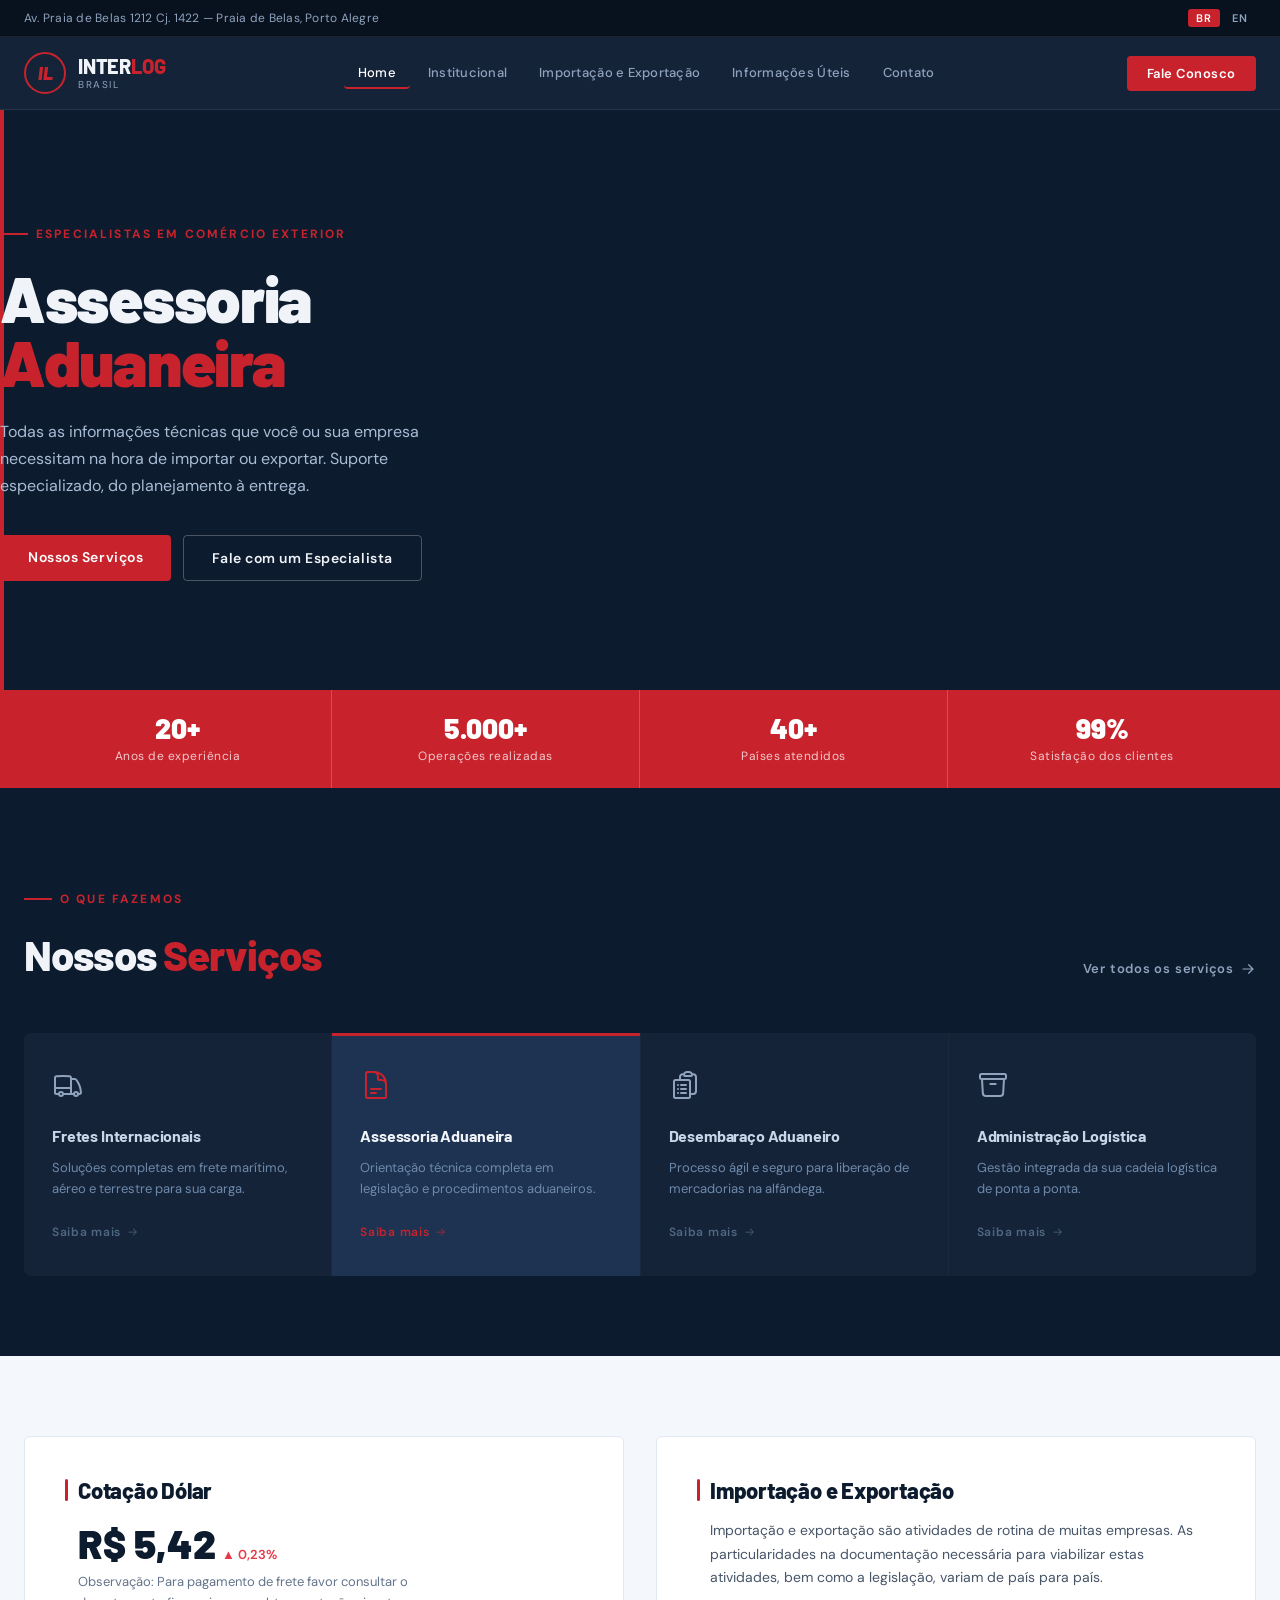
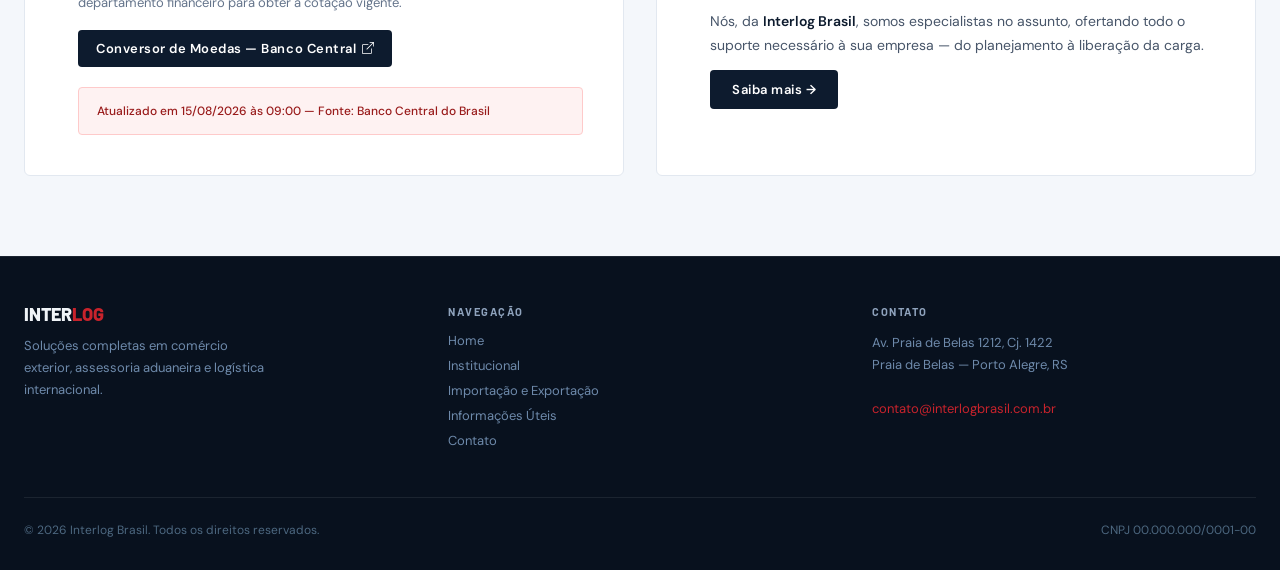
<file: index.html>
<!doctype html>
<html lang="pt-BR">
<head>
  <meta charset="UTF-8" />
  <meta name="viewport" content="width=device-width, initial-scale=1.0" />
  <title data-i18n="meta.title.home">Interlog Brasil — Comércio Exterior e Assessoria Aduaneira</title>
  <meta name="description" content="Soluções completas em comércio exterior, assessoria aduaneira, desembaraço e logística internacional." />
  <!-- Folha de estilos principal (única para todo o site) -->
  <link rel="stylesheet" href="css/style.css" />

  <!-- ============================================================
       ÍCONE DA ABA DO NAVEGADOR (favicon)
       Baseado no mesmo selo circular "IL" usado no logo do navbar.
       Vários formatos/tamanhos para cobrir navegadores, iOS e Android.
       ============================================================ -->
  <link rel="icon" href="favicon.ico" sizes="any">
  <link rel="icon" type="image/svg+xml" href="assets/favicon/favicon.svg">
  <link rel="icon" type="image/png" sizes="32x32" href="assets/favicon/favicon-32x32.png">
  <link rel="icon" type="image/png" sizes="16x16" href="assets/favicon/favicon-16x16.png">
  <link rel="apple-touch-icon" href="assets/favicon/apple-touch-icon.png">
  <link rel="manifest" href="assets/favicon/site.webmanifest">
</head>
<body>

  <!-- ============================================================
       BARRA SUPERIOR (endereço + seletor de idioma)
       ============================================================ -->
  <div class="topbar">
    <div class="container topbar-inner">
      <span class="topbar-address" data-i18n="common.topbar.address">Av. Praia de Belas 1212 Cj. 1422 — Praia de Belas, Porto Alegre</span>
      <!-- Seletor de idioma: clique em BR ou EN traduz a página inteira (ver js/i18n.js) -->
      <div class="lang-switch">
        <button class="lang-btn active" data-lang="BR">BR</button>
        <button class="lang-btn" data-lang="EN">EN</button>
      </div>
    </div>
  </div>

  <!-- ============================================================
       MENU DE NAVEGAÇÃO
       ============================================================ -->
  <nav class="navbar">
    <div class="container navbar-inner">
      <a href="index.html" class="logo">
        <div class="logo-badge"><span>IL</span></div>
        <div>
          <div class="logo-text"><span class="logo-inter">INTER</span><span class="logo-log">LOG</span></div>
          <div class="logo-sub">BRASIL</div>
        </div>
      </a>

      <div class="nav-links">
        <a href="index.html" class="nav-link active" data-i18n="common.nav.home">Home</a>
        <a href="institucional.html" class="nav-link" data-i18n="common.nav.institucional">Institucional</a>
        <a href="importacao-exportacao.html" class="nav-link" data-i18n="common.nav.importexport">Importação e Exportação</a>
        <a href="informacoes-uteis.html" class="nav-link" data-i18n="common.nav.info">Informações Úteis</a>
        <a href="contato.html" class="nav-link" data-i18n="common.nav.contact">Contato</a>
      </div>

      <a href="contato.html" class="cta-btn nav-cta" data-i18n="common.nav.cta">Fale Conosco</a>

      <button class="hamburger" id="hamburgerBtn" aria-label="Abrir menu" aria-expanded="false">
        <svg viewBox="0 0 24 24" fill="none" stroke="currentColor" stroke-width="2" class="icon-24" id="hamburgerIcon">
          <path stroke-linecap="round" stroke-linejoin="round" d="M3.75 6.75h16.5M3.75 12h16.5m-16.5 5.25h16.5" />
        </svg>
      </button>
    </div>

    <div class="mobile-menu" id="mobileMenu">
      <a href="index.html" class="active" data-i18n="common.nav.home">Home</a>
      <a href="institucional.html" data-i18n="common.nav.institucional">Institucional</a>
      <a href="importacao-exportacao.html" data-i18n="common.nav.importexport">Importação e Exportação</a>
      <a href="informacoes-uteis.html" data-i18n="common.nav.info">Informações Úteis</a>
      <a href="contato.html" data-i18n="common.nav.contact">Contato</a>
    </div>
  </nav>

  <main>
    <!-- ============================================================
         HERO
         ============================================================ -->
    <section class="hero">
      <div class="hero-bg"></div>
      <div class="hero-overlay"></div>
      <div class="hero-accent"></div>
      <div class="container hero-inner">
        <div class="hero-content">
          <div class="eyebrow">
            <span class="eyebrow-line"></span>
            <span class="eyebrow-text" data-i18n="home.hero.eyebrow">Especialistas em Comércio Exterior</span>
          </div>
          <h1 class="hero-title"><span data-i18n="home.hero.title1">Assessoria</span><br /><span class="text-red" data-i18n="home.hero.title2">Aduaneira</span></h1>
          <p class="hero-desc" data-i18n="home.hero.desc">Todas as informações técnicas que você ou sua empresa necessitam na hora de importar ou exportar. Suporte especializado, do planejamento à entrega.</p>
          <div class="hero-buttons">
            <a href="importacao-exportacao.html" class="cta-btn" data-i18n="home.hero.btn1">Nossos Serviços</a>
            <a href="contato.html" class="outline-btn" data-i18n="home.hero.btn2">Fale com um Especialista</a>
          </div>
        </div>
      </div>
    </section>

    <!-- ============================================================
         FAIXA DE ESTATÍSTICAS
         ============================================================ -->
    <div class="stats-band">
      <div class="container stats-grid">
        <div class="stat"><div class="stat-value">20+</div><div class="stat-label" data-i18n="home.stats.1.label">Anos de experiência</div></div>
        <div class="stat"><div class="stat-value">5.000+</div><div class="stat-label" data-i18n="home.stats.2.label">Operações realizadas</div></div>
        <div class="stat"><div class="stat-value">40+</div><div class="stat-label" data-i18n="home.stats.3.label">Países atendidos</div></div>
        <div class="stat"><div class="stat-value">99%</div><div class="stat-label" data-i18n="home.stats.4.label">Satisfação dos clientes</div></div>
      </div>
    </div>

    <!-- ============================================================
         SERVIÇOS
         ============================================================ -->
    <section class="services">
      <div class="container">
        <div class="services-head">
          <div>
            <div class="eyebrow"><span class="eyebrow-line"></span><span class="eyebrow-text" data-i18n="home.services.eyebrow">O que fazemos</span></div>
            <h2 class="section-title"><span data-i18n="home.services.title1">Nossos</span> <span class="text-red" data-i18n="home.services.title2">Serviços</span></h2>
          </div>
          <a href="importacao-exportacao.html" class="see-all">
            <span data-i18n="home.services.see_all">Ver todos os serviços</span>
            <svg viewBox="0 0 20 20" fill="currentColor" class="icon-16"><path fill-rule="evenodd" d="M3 10a.75.75 0 01.75-.75h10.638L10.23 5.29a.75.75 0 111.04-1.08l5.5 5.25a.75.75 0 010 1.08l-5.5 5.25a.75.75 0 11-1.04-1.08l4.158-3.96H3.75A.75.75 0 013 10z" clip-rule="evenodd" /></svg>
          </a>
        </div>

        <div class="services-grid">
          <a href="importacao-exportacao.html" class="service-card">
            <div class="service-icon">
              <svg viewBox="0 0 24 24" fill="none" stroke="currentColor" stroke-width="1.5" class="icon-32"><path stroke-linecap="round" stroke-linejoin="round" d="M8.25 18.75a1.5 1.5 0 01-3 0m3 0a1.5 1.5 0 00-3 0m3 0h6m-9 0H3.375a1.125 1.125 0 01-1.125-1.125V14.25m17.25 4.5a1.5 1.5 0 01-3 0m3 0a1.5 1.5 0 00-3 0m3 0h1.125c.621 0 1.129-.504 1.09-1.124a17.902 17.902 0 00-3.213-9.193 2.056 2.056 0 00-1.58-.86H14.25M16.5 18.75h-2.25m0-11.177v-.958c0-.568-.422-1.048-.987-1.106a48.554 48.554 0 00-10.026 0 1.106 1.106 0 00-.987 1.106v7.635m12-6.677v6.677m0 4.5v-4.5m0 0h-12" /></svg>
            </div>
            <h3 data-i18n="home.service.1.title">Fretes Internacionais</h3>
            <p data-i18n="home.service.1.desc">Soluções completas em frete marítimo, aéreo e terrestre para sua carga.</p>
            <div class="service-more"><span data-i18n="home.service.more">Saiba mais</span> <svg viewBox="0 0 16 16" fill="currentColor" class="icon-12"><path fill-rule="evenodd" d="M2 8a.5.5 0 01.5-.5h9.293L8.146 4.354a.5.5 0 11.708-.708l4 4a.5.5 0 010 .708l-4 4a.5.5 0 01-.708-.708L11.793 8.5H2.5A.5.5 0 012 8z" /></svg></div>
          </a>

          <a href="importacao-exportacao.html" class="service-card highlight">
            <div class="service-icon">
              <svg viewBox="0 0 24 24" fill="none" stroke="currentColor" stroke-width="1.5" class="icon-32"><path stroke-linecap="round" stroke-linejoin="round" d="M19.5 14.25v-2.625a3.375 3.375 0 00-3.375-3.375h-1.5A1.125 1.125 0 0113.5 7.125v-1.5a3.375 3.375 0 00-3.375-3.375H8.25m0 12.75h7.5m-7.5 3H12M10.5 2.25H5.625c-.621 0-1.125.504-1.125 1.125v17.25c0 .621.504 1.125 1.125 1.125h12.75c.621 0 1.125-.504 1.125-1.125V11.25a9 9 0 00-9-9z" /></svg>
            </div>
            <h3 data-i18n="home.service.2.title">Assessoria Aduaneira</h3>
            <p data-i18n="home.service.2.desc">Orientação técnica completa em legislação e procedimentos aduaneiros.</p>
            <div class="service-more"><span data-i18n="home.service.more">Saiba mais</span> <svg viewBox="0 0 16 16" fill="currentColor" class="icon-12"><path fill-rule="evenodd" d="M2 8a.5.5 0 01.5-.5h9.293L8.146 4.354a.5.5 0 11.708-.708l4 4a.5.5 0 010 .708l-4 4a.5.5 0 01-.708-.708L11.793 8.5H2.5A.5.5 0 012 8z" /></svg></div>
          </a>

          <a href="importacao-exportacao.html" class="service-card">
            <div class="service-icon">
              <svg viewBox="0 0 24 24" fill="none" stroke="currentColor" stroke-width="1.5" class="icon-32"><path stroke-linecap="round" stroke-linejoin="round" d="M9 12h3.75M9 15h3.75M9 18h3.75m3 .75H18a2.25 2.25 0 002.25-2.25V6.108c0-1.135-.845-2.098-1.976-2.192a48.424 48.424 0 00-1.123-.08m-5.801 0c-.065.21-.1.433-.1.664 0 .414.336.75.75.75h4.5a.75.75 0 00.75-.75 2.25 2.25 0 00-.1-.664m-5.8 0A2.251 2.251 0 0113.5 2.25H15c1.012 0 1.867.668 2.15 1.586m-5.8 0c-.376.023-.75.05-1.124.08C9.095 4.01 8.25 4.973 8.25 6.108V8.25m0 0H4.875c-.621 0-1.125.504-1.125 1.125v11.25c0 .621.504 1.125 1.125 1.125h9.75c.621 0 1.125-.504 1.125-1.125V9.375c0-.621-.504-1.125-1.125-1.125H8.25zM6.75 12h.008v.008H6.75V12zm0 3h.008v.008H6.75V15zm0 3h.008v.008H6.75V18z" /></svg>
            </div>
            <h3 data-i18n="home.service.3.title">Desembaraço Aduaneiro</h3>
            <p data-i18n="home.service.3.desc">Processo ágil e seguro para liberação de mercadorias na alfândega.</p>
            <div class="service-more"><span data-i18n="home.service.more">Saiba mais</span> <svg viewBox="0 0 16 16" fill="currentColor" class="icon-12"><path fill-rule="evenodd" d="M2 8a.5.5 0 01.5-.5h9.293L8.146 4.354a.5.5 0 11.708-.708l4 4a.5.5 0 010 .708l-4 4a.5.5 0 01-.708-.708L11.793 8.5H2.5A.5.5 0 012 8z" /></svg></div>
          </a>

          <a href="importacao-exportacao.html" class="service-card">
            <div class="service-icon">
              <svg viewBox="0 0 24 24" fill="none" stroke="currentColor" stroke-width="1.5" class="icon-32"><path stroke-linecap="round" stroke-linejoin="round" d="M20.25 7.5l-.625 10.632a2.25 2.25 0 01-2.247 2.118H6.622a2.25 2.25 0 01-2.247-2.118L3.75 7.5M10 11.25h4M3.375 7.5h17.25c.621 0 1.125-.504 1.125-1.125v-1.5c0-.621-.504-1.125-1.125-1.125H3.375c-.621 0-1.125.504-1.125 1.125v1.5c0 .621.504 1.125 1.125 1.125z" /></svg>
            </div>
            <h3 data-i18n="home.service.4.title">Administração Logística</h3>
            <p data-i18n="home.service.4.desc">Gestão integrada da sua cadeia logística de ponta a ponta.</p>
            <div class="service-more"><span data-i18n="home.service.more">Saiba mais</span> <svg viewBox="0 0 16 16" fill="currentColor" class="icon-12"><path fill-rule="evenodd" d="M2 8a.5.5 0 01.5-.5h9.293L8.146 4.354a.5.5 0 11.708-.708l4 4a.5.5 0 010 .708l-4 4a.5.5 0 01-.708-.708L11.793 8.5H2.5A.5.5 0 012 8z" /></svg></div>
          </a>
        </div>
      </div>
    </section>

    <!-- ============================================================
         PAINÉIS DE INFORMAÇÃO (Cotação do Dólar / Importação-Exportação)
         ============================================================ -->
    <section class="info-panels">
      <div class="container info-grid">

        <!-- Cotação do Dólar -->
        <div class="info-card">
          <div class="info-head">
            <div class="info-bar"></div>
            <h3 data-i18n="home.info.dollar.title">Cotação Dólar</h3>
          </div>
          <div class="info-body">
            <div class="quote-row">
              <span class="quote-value">R$ 5,42</span>
              <span class="quote-change">▲ 0,23%</span>
            </div>
            <p class="info-text" data-i18n="home.info.dollar.note">Observação: Para pagamento de frete favor consultar o departamento financeiro para obter a cotação vigente.</p>
            <a href="https://www.bcb.gov.br/conversao" target="_blank" rel="noopener noreferrer" class="quote-link">
              <span data-i18n="home.info.dollar.link">Conversor de Moedas — Banco Central</span>
              <svg viewBox="0 0 16 16" fill="currentColor" class="icon-12"><path fill-rule="evenodd" d="M8.636 3.5a.5.5 0 00-.5-.5H1.5A1.5 1.5 0 000 4.5v10A1.5 1.5 0 001.5 16h10a1.5 1.5 0 001.5-1.5V8.864a.5.5 0 00-1 0V14.5a.5.5 0 01-.5.5h-10a.5.5 0 01-.5-.5v-10a.5.5 0 01.5-.5h6.636a.5.5 0 00.5-.5z" /><path fill-rule="evenodd" d="M16 .5a.5.5 0 00-.5-.5h-5a.5.5 0 000 1h3.793L6.146 9.146a.5.5 0 10.708.708L15 1.707V5.5a.5.5 0 001 0v-5z" /></svg>
            </a>
            <div class="quote-note" data-i18n="home.info.dollar.updated">Atualizado em 15/08/2026 às 09:00 — Fonte: Banco Central do Brasil</div>
          </div>
        </div>

        <!-- Importação e Exportação -->
        <div class="info-card">
          <div class="info-head">
            <div class="info-bar"></div>
            <h3 data-i18n="home.info.ie.title">Importação e Exportação</h3>
          </div>
          <div class="info-body">
            <p class="info-text-dark" data-i18n="home.info.ie.p1">Importação e exportação são atividades de rotina de muitas empresas. As particularidades na documentação necessária para viabilizar estas atividades, bem como a legislação, variam de país para país.</p>
            <p class="info-text-dark" data-i18n-html="home.info.ie.p2_html">Nós, da <strong>Interlog Brasil</strong>, somos especialistas no assunto, ofertando todo o suporte necessário à sua empresa — do planejamento à liberação da carga.</p>
            <a href="importacao-exportacao.html" class="dark-btn" data-i18n="home.info.ie.btn">Saiba mais →</a>
          </div>
        </div>

      </div>
    </section>
  </main>

  <!-- ============================================================
       RODAPÉ
       ============================================================ -->
  <footer class="footer">
    <div class="container">
      <div class="footer-grid">
        <div>
          <div class="logo-text footer-logo"><span class="logo-inter">INTER</span><span class="logo-log">LOG</span></div>
          <p class="footer-desc" data-i18n="common.footer.desc">Soluções completas em comércio exterior, assessoria aduaneira e logística internacional.</p>
        </div>
        <div class="footer-nav">
          <h4 data-i18n="common.footer.nav_title">Navegação</h4>
          <a href="index.html" data-i18n="common.nav.home">Home</a>
          <a href="institucional.html" data-i18n="common.nav.institucional">Institucional</a>
          <a href="importacao-exportacao.html" data-i18n="common.nav.importexport">Importação e Exportação</a>
          <a href="informacoes-uteis.html" data-i18n="common.nav.info">Informações Úteis</a>
          <a href="contato.html" data-i18n="common.nav.contact">Contato</a>
        </div>
        <div>
          <h4 data-i18n="common.footer.contact_title">Contato</h4>
          <p class="footer-desc" data-i18n-html="common.footer.address_html">
            Av. Praia de Belas 1212, Cj. 1422<br />
            Praia de Belas — Porto Alegre, RS<br /><br />
            <a href="mailto:contato@interlogbrasil.com.br" class="footer-email">contato@interlogbrasil.com.br</a>
          </p>
        </div>
      </div>
      <div class="footer-bottom">
        <span data-i18n="common.footer.rights">© 2026 Interlog Brasil. Todos os direitos reservados.</span>
        <span>CNPJ 00.000.000/0001-00</span>
      </div>
    </div>
  </footer>

  <!-- js/i18n.js precisa vir ANTES de js/script.js: define a função t()
       usada pelas mensagens de erro do formulário em outras páginas. -->
  <script src="js/i18n.js"></script>
  <script src="js/script.js"></script>
</body>
</html>
</file>
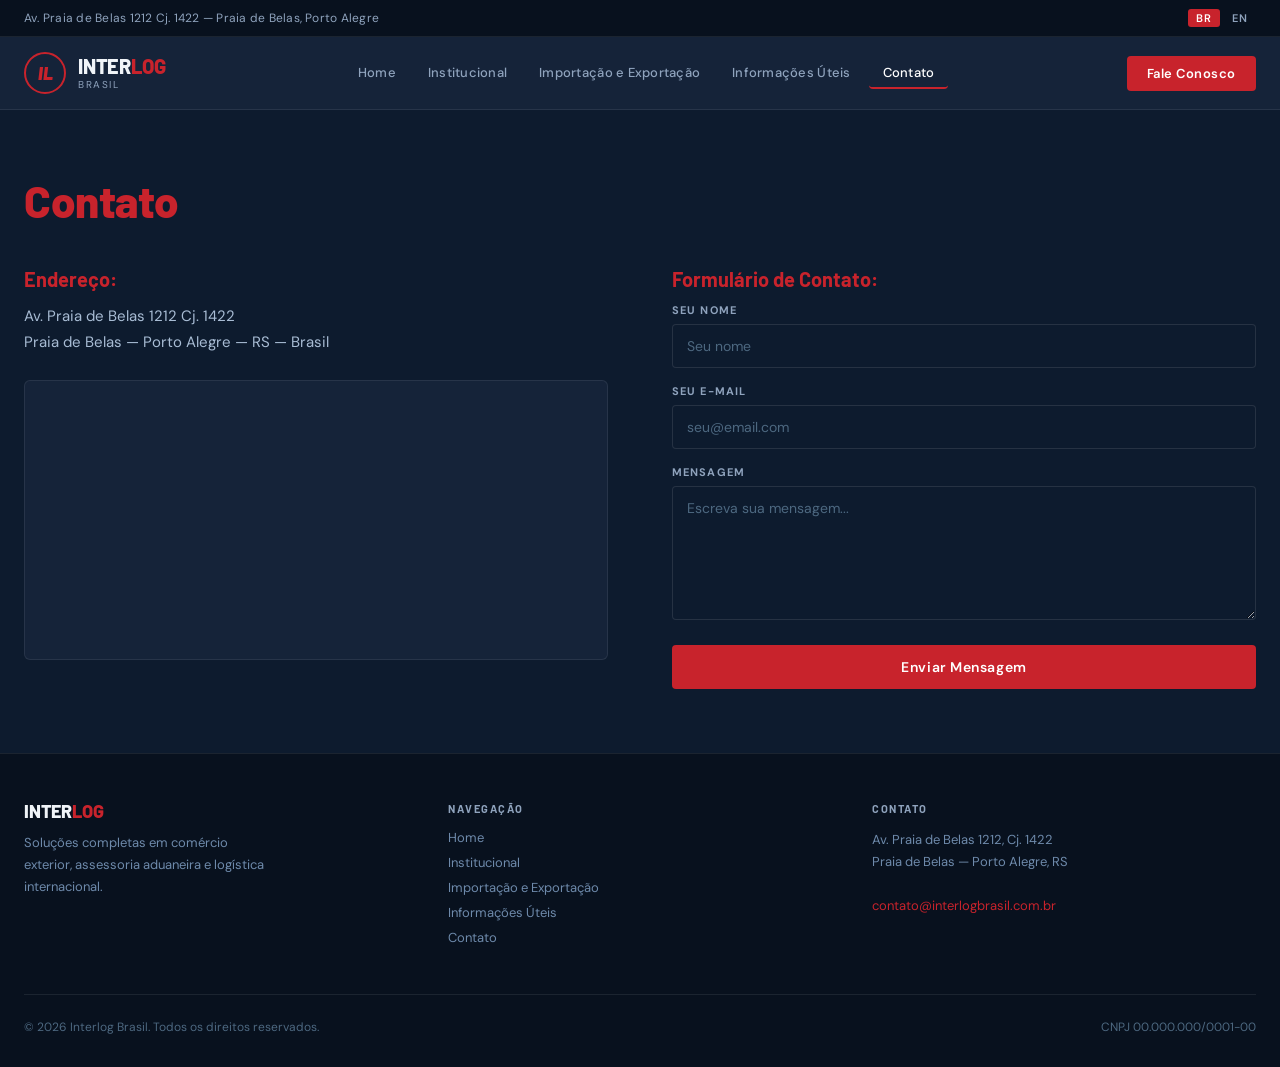
<file: contato.html>
<!doctype html>
<html lang="pt-BR">
<head>
  <meta charset="UTF-8" />
  <meta name="viewport" content="width=device-width, initial-scale=1.0" />
  <title data-i18n="meta.title.contato">Contato — Interlog Brasil</title>
  <meta name="description" content="Fale com a Interlog Brasil. Endereço, e-mail e formulário de contato." />
  <link rel="stylesheet" href="css/style.css" />

  <!-- ============================================================
       ÍCONE DA ABA DO NAVEGADOR (favicon)
       Baseado no mesmo selo circular "IL" usado no logo do navbar.
       Vários formatos/tamanhos para cobrir navegadores, iOS e Android.
       ============================================================ -->
  <link rel="icon" href="favicon.ico" sizes="any">
  <link rel="icon" type="image/svg+xml" href="assets/favicon/favicon.svg">
  <link rel="icon" type="image/png" sizes="32x32" href="assets/favicon/favicon-32x32.png">
  <link rel="icon" type="image/png" sizes="16x16" href="assets/favicon/favicon-16x16.png">
  <link rel="apple-touch-icon" href="assets/favicon/apple-touch-icon.png">
  <link rel="manifest" href="assets/favicon/site.webmanifest">
</head>
<body>

  <div class="topbar">
    <div class="container topbar-inner">
      <span class="topbar-address" data-i18n="common.topbar.address">Av. Praia de Belas 1212 Cj. 1422 — Praia de Belas, Porto Alegre</span>
      <div class="lang-switch">
        <button class="lang-btn active" data-lang="BR">BR</button>
        <button class="lang-btn" data-lang="EN">EN</button>
      </div>
    </div>
  </div>

  <nav class="navbar">
    <div class="container navbar-inner">
      <a href="index.html" class="logo">
        <div class="logo-badge"><span>IL</span></div>
        <div>
          <div class="logo-text"><span class="logo-inter">INTER</span><span class="logo-log">LOG</span></div>
          <div class="logo-sub">BRASIL</div>
        </div>
      </a>

      <div class="nav-links">
        <a href="index.html" class="nav-link" data-i18n="common.nav.home">Home</a>
        <a href="institucional.html" class="nav-link" data-i18n="common.nav.institucional">Institucional</a>
        <a href="importacao-exportacao.html" class="nav-link" data-i18n="common.nav.importexport">Importação e Exportação</a>
        <a href="informacoes-uteis.html" class="nav-link" data-i18n="common.nav.info">Informações Úteis</a>
        <a href="contato.html" class="nav-link active" data-i18n="common.nav.contact">Contato</a>
      </div>

      <a href="contato.html" class="cta-btn nav-cta" data-i18n="common.nav.cta">Fale Conosco</a>

      <button class="hamburger" id="hamburgerBtn" aria-label="Abrir menu" aria-expanded="false">
        <svg viewBox="0 0 24 24" fill="none" stroke="currentColor" stroke-width="2" class="icon-24" id="hamburgerIcon">
          <path stroke-linecap="round" stroke-linejoin="round" d="M3.75 6.75h16.5M3.75 12h16.5m-16.5 5.25h16.5" />
        </svg>
      </button>
    </div>

    <div class="mobile-menu" id="mobileMenu">
      <a href="index.html" data-i18n="common.nav.home">Home</a>
      <a href="institucional.html" data-i18n="common.nav.institucional">Institucional</a>
      <a href="importacao-exportacao.html" data-i18n="common.nav.importexport">Importação e Exportação</a>
      <a href="informacoes-uteis.html" data-i18n="common.nav.info">Informações Úteis</a>
      <a href="contato.html" class="active" data-i18n="common.nav.contact">Contato</a>
    </div>
  </nav>

  <main>
    <section class="page-section">
      <h1 class="page-title" data-i18n="contato.page_title">Contato</h1>

      <div class="contact-grid">
        <!-- Coluna de informações + mapa -->
        <div>
          <h2 class="section-heading" style="margin-top: 0;" data-i18n="contato.address.heading">Endereço:</h2>
          <p class="body-text" data-i18n-html="contato.address.html">
            Av. Praia de Belas 1212 Cj. 1422<br />
            Praia de Belas — Porto Alegre — RS — Brasil
          </p>

          <div class="map-embed">
            <iframe
              title="Localização Interlog Brasil"
              src="https://www.google.com/maps/embed?pb=!1m18!1m12!1m3!1d3453.5!2d-51.2301!3d-30.0565!2m3!1f0!2f0!3f0!3m2!1i1024!2i768!4f13.1!3m3!1m2!1s0x9519778de77e8f07%3A0x0!2sAv.+Praia+de+Belas%2C+1212+-+Praia+de+Belas%2C+Porto+Alegre+-+RS!5e0!3m2!1spt-BR!2sbr!4v1692000000000!5m2!1spt-BR!2sbr"
              width="100%"
              height="280"
              style="border:0;"
              allowfullscreen=""
              loading="lazy"
              referrerpolicy="no-referrer-when-downgrade">
            </iframe>
          </div>
        </div>

        <!-- Coluna do formulário -->
        <div>
          <h2 class="section-heading" style="margin-top: 0;" data-i18n="contato.form.heading">Formulário de Contato:</h2>

          <!-- Mensagem de erro de validação (exibida via JS quando necessário) -->
          <div class="contact-error" id="contactError"></div>

          <!-- Formulário: validado e "enviado" via js/script.js (função initContactForm).
               Veja o comentário em script.js para como conectar a um envio de e-mail real. -->
          <form id="contactForm" novalidate>
            <label class="contact-label" for="nome" data-i18n="contato.form.label_name">Seu nome</label>
            <input class="contact-input" type="text" id="nome" name="nome" placeholder="Seu nome" required data-i18n-placeholder="contato.form.placeholder_name" />

            <label class="contact-label" for="email" data-i18n="contato.form.label_email">Seu E-mail</label>
            <input class="contact-input" type="email" id="email" name="email" placeholder="seu@email.com" required />

            <label class="contact-label" for="mensagem" data-i18n="contato.form.label_message">Mensagem</label>
            <textarea class="contact-input" id="mensagem" name="mensagem" placeholder="Escreva sua mensagem..." required rows="6" data-i18n-placeholder="contato.form.placeholder_message"></textarea>

            <button type="submit" class="contact-submit-btn" data-i18n="contato.form.submit">Enviar Mensagem</button>
          </form>

          <!-- Mensagem de sucesso: escondida por padrão, exibida via JS após o envio -->
          <div class="contact-success" id="contactSuccess">
            <div class="contact-success-icon">✓</div>
            <p class="contact-success-title" data-i18n="contato.success.title">Mensagem enviada com sucesso!</p>
            <p class="contact-success-sub" data-i18n="contato.success.sub">Entraremos em contato em breve.</p>
            <button class="contact-success-btn" id="sendAnotherBtn" data-i18n="contato.success.btn">Enviar outra mensagem</button>
          </div>
        </div>
      </div>
    </section>
  </main>

  <footer class="footer">
    <div class="container">
      <div class="footer-grid">
        <div>
          <div class="logo-text footer-logo"><span class="logo-inter">INTER</span><span class="logo-log">LOG</span></div>
          <p class="footer-desc" data-i18n="common.footer.desc">Soluções completas em comércio exterior, assessoria aduaneira e logística internacional.</p>
        </div>
        <div class="footer-nav">
          <h4 data-i18n="common.footer.nav_title">Navegação</h4>
          <a href="index.html" data-i18n="common.nav.home">Home</a>
          <a href="institucional.html" data-i18n="common.nav.institucional">Institucional</a>
          <a href="importacao-exportacao.html" data-i18n="common.nav.importexport">Importação e Exportação</a>
          <a href="informacoes-uteis.html" data-i18n="common.nav.info">Informações Úteis</a>
          <a href="contato.html" data-i18n="common.nav.contact">Contato</a>
        </div>
        <div>
          <h4 data-i18n="common.footer.contact_title">Contato</h4>
          <p class="footer-desc" data-i18n-html="common.footer.address_html">
            Av. Praia de Belas 1212, Cj. 1422<br />
            Praia de Belas — Porto Alegre, RS<br /><br />
            <a href="mailto:contato@interlogbrasil.com.br" class="footer-email">contato@interlogbrasil.com.br</a>
          </p>
        </div>
      </div>
      <div class="footer-bottom">
        <span data-i18n="common.footer.rights">© 2026 Interlog Brasil. Todos os direitos reservados.</span>
        <span>CNPJ 00.000.000/0001-00</span>
      </div>
    </div>
  </footer>

  <script src="js/i18n.js"></script>
  <script src="js/script.js"></script>
</body>
</html>
</file>
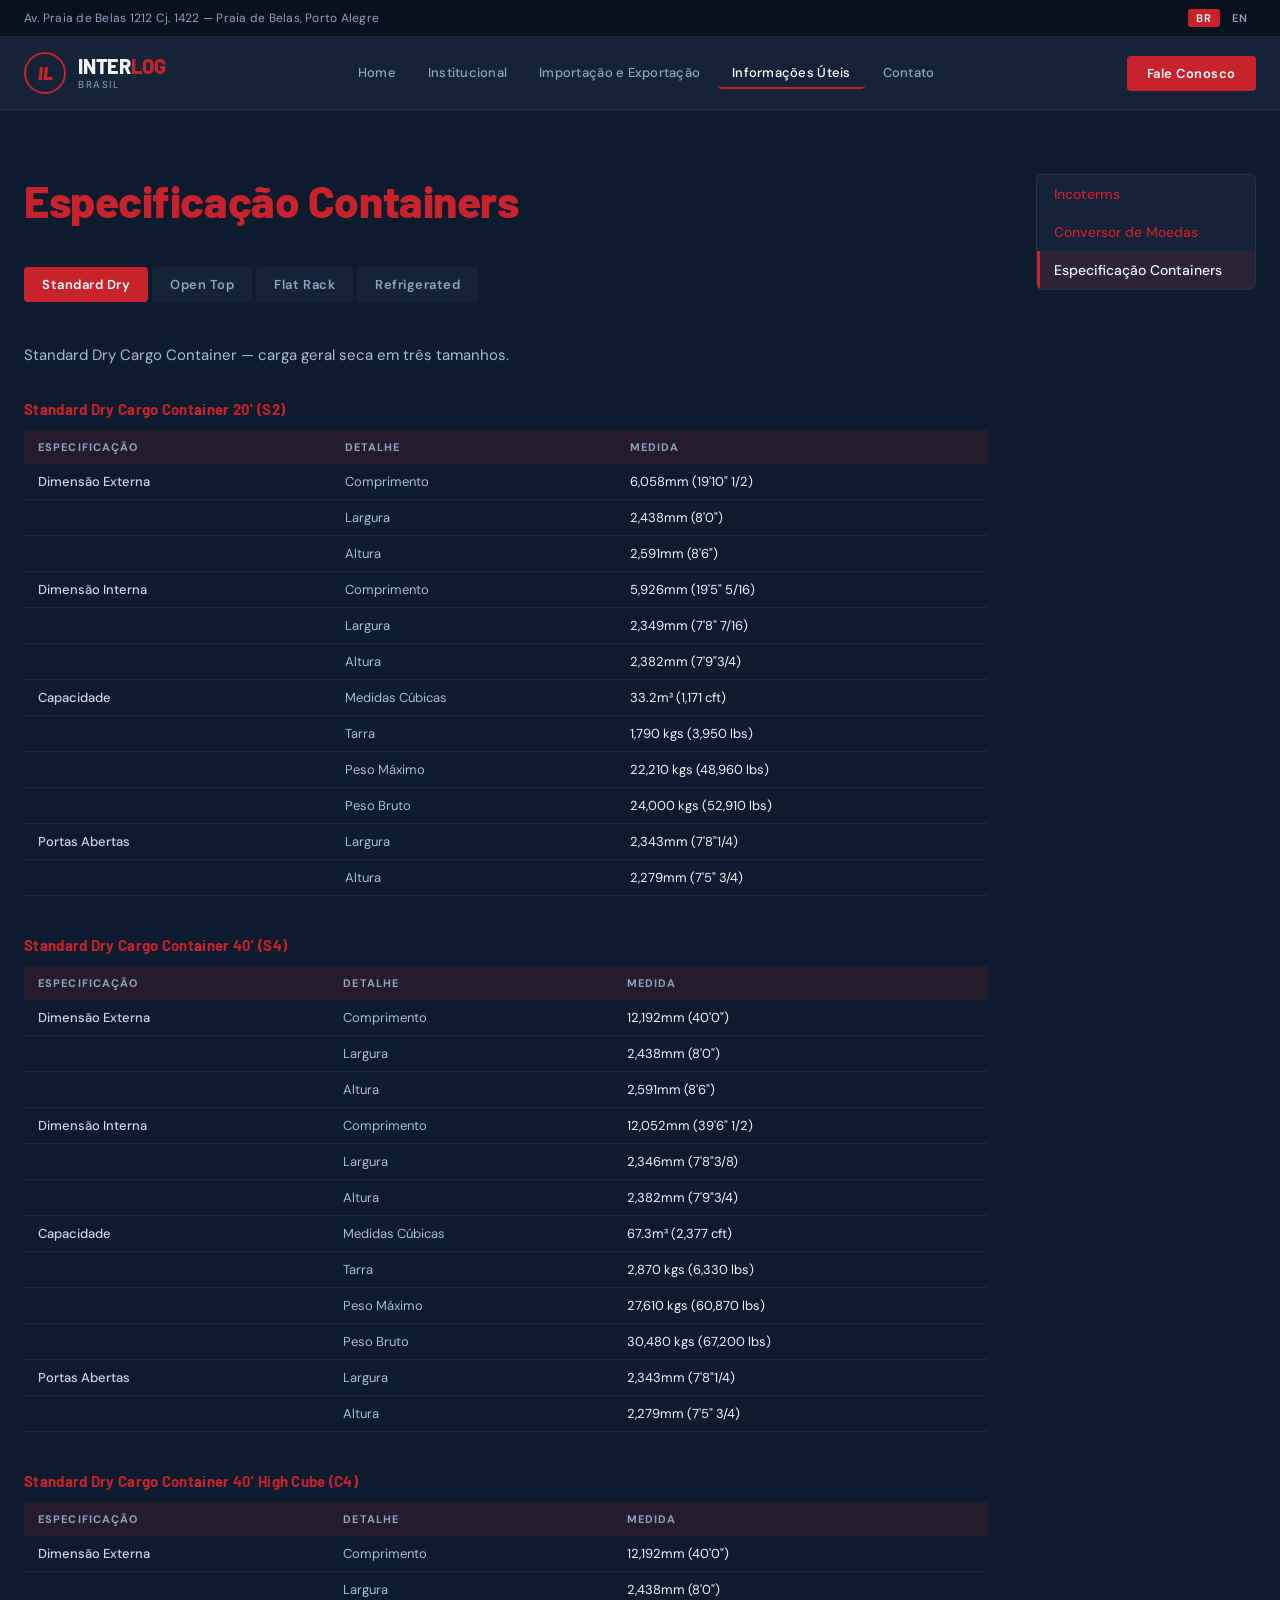
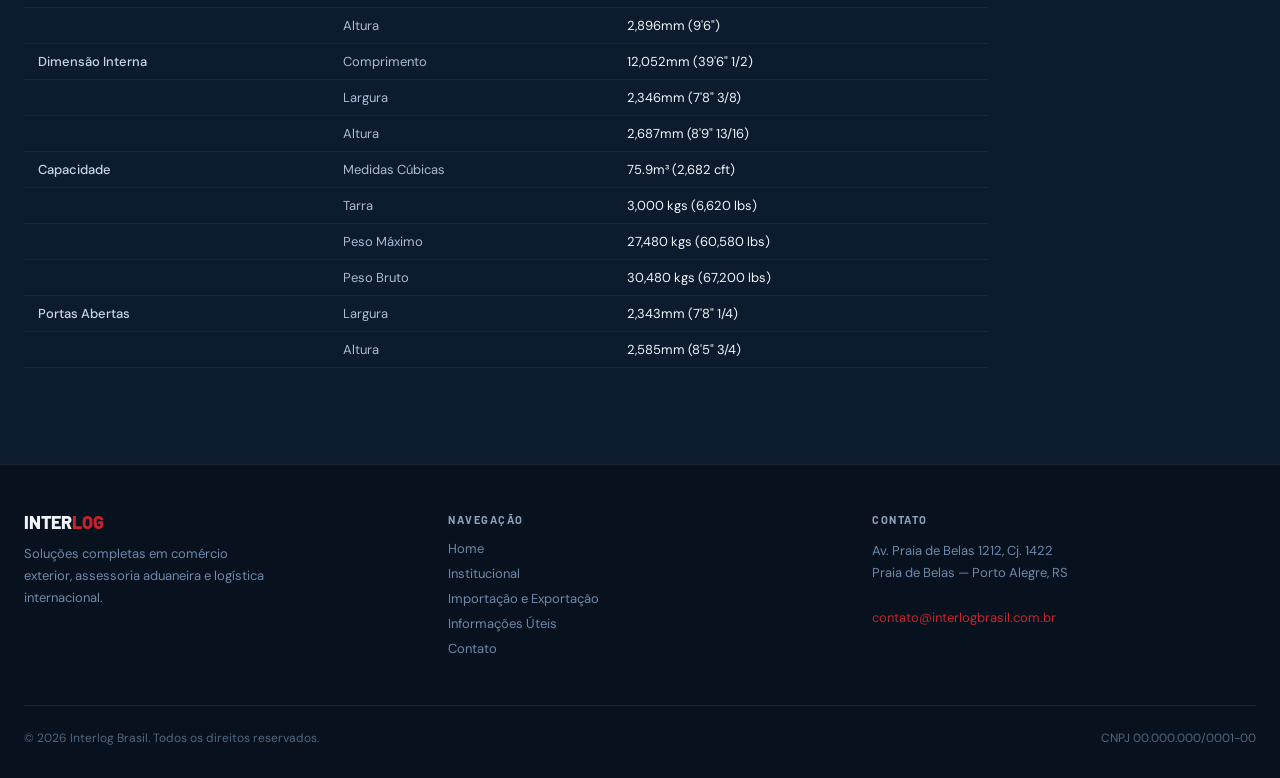
<file: especificacao-containers.html>
<!doctype html>
<html lang="pt-BR">
<head>
  <meta charset="UTF-8" />
  <meta name="viewport" content="width=device-width, initial-scale=1.0" />
  <title data-i18n="meta.title.containers">Especificação de Containers — Interlog Brasil</title>
  <meta name="description" content="Dimensões, pesos e capacidades dos principais tipos de containers: Standard Dry, Open Top, Flat Rack e Refrigerado." />
  <link rel="stylesheet" href="css/style.css" />

  <!-- ============================================================
       ÍCONE DA ABA DO NAVEGADOR (favicon)
       Baseado no mesmo selo circular "IL" usado no logo do navbar.
       Vários formatos/tamanhos para cobrir navegadores, iOS e Android.
       ============================================================ -->
  <link rel="icon" href="favicon.ico" sizes="any">
  <link rel="icon" type="image/svg+xml" href="assets/favicon/favicon.svg">
  <link rel="icon" type="image/png" sizes="32x32" href="assets/favicon/favicon-32x32.png">
  <link rel="icon" type="image/png" sizes="16x16" href="assets/favicon/favicon-16x16.png">
  <link rel="apple-touch-icon" href="assets/favicon/apple-touch-icon.png">
  <link rel="manifest" href="assets/favicon/site.webmanifest">
</head>
<body>

  <div class="topbar">
    <div class="container topbar-inner">
      <span class="topbar-address" data-i18n="common.topbar.address">Av. Praia de Belas 1212 Cj. 1422 — Praia de Belas, Porto Alegre</span>
      <div class="lang-switch">
        <button class="lang-btn active" data-lang="BR">BR</button>
        <button class="lang-btn" data-lang="EN">EN</button>
      </div>
    </div>
  </div>

  <nav class="navbar">
    <div class="container navbar-inner">
      <a href="index.html" class="logo">
        <div class="logo-badge"><span>IL</span></div>
        <div>
          <div class="logo-text"><span class="logo-inter">INTER</span><span class="logo-log">LOG</span></div>
          <div class="logo-sub">BRASIL</div>
        </div>
      </a>

      <div class="nav-links">
        <a href="index.html" class="nav-link" data-i18n="common.nav.home">Home</a>
        <a href="institucional.html" class="nav-link" data-i18n="common.nav.institucional">Institucional</a>
        <a href="importacao-exportacao.html" class="nav-link" data-i18n="common.nav.importexport">Importação e Exportação</a>
        <a href="informacoes-uteis.html" class="nav-link active" data-i18n="common.nav.info">Informações Úteis</a>
        <a href="contato.html" class="nav-link" data-i18n="common.nav.contact">Contato</a>
      </div>

      <a href="contato.html" class="cta-btn nav-cta" data-i18n="common.nav.cta">Fale Conosco</a>

      <button class="hamburger" id="hamburgerBtn" aria-label="Abrir menu" aria-expanded="false">
        <svg viewBox="0 0 24 24" fill="none" stroke="currentColor" stroke-width="2" class="icon-24" id="hamburgerIcon">
          <path stroke-linecap="round" stroke-linejoin="round" d="M3.75 6.75h16.5M3.75 12h16.5m-16.5 5.25h16.5" />
        </svg>
      </button>
    </div>

    <div class="mobile-menu" id="mobileMenu">
      <a href="index.html" data-i18n="common.nav.home">Home</a>
      <a href="institucional.html" data-i18n="common.nav.institucional">Institucional</a>
      <a href="importacao-exportacao.html" data-i18n="common.nav.importexport">Importação e Exportação</a>
      <a href="informacoes-uteis.html" class="active" data-i18n="common.nav.info">Informações Úteis</a>
      <a href="contato.html" data-i18n="common.nav.contact">Contato</a>
    </div>
  </nav>

  <main>
    <div class="page-with-sidebar">
      <div class="page-main">
        <h1 class="page-title" data-i18n="containers.page_title">Especificação Containers</h1>

        <!-- Abas de navegação entre os tipos de container.
             O atributo data-tab de cada botão precisa bater com o id do
             painel (.tab-panel) correspondente logo abaixo. Os nomes dos
             tipos de container (Standard Dry, Open Top, etc.) são termos
             técnicos usados internacionalmente e por isso não são
             traduzidos — permanecem iguais em BR e EN. -->
        <div class="tabs-row">
          <button class="tab-btn active" data-tab="dry">Standard Dry</button>
          <button class="tab-btn" data-tab="opentop">Open Top</button>
          <button class="tab-btn" data-tab="flatrack">Flat Rack</button>
          <button class="tab-btn" data-tab="reefer">Refrigerated</button>
        </div>

        <!-- ============ PAINEL: Standard Dry ============ -->
        <div id="dry" class="tab-panel active">
          <p class="body-text" style="margin-bottom: 24px;" data-i18n="containers.intro.dry">Standard Dry Cargo Container — carga geral seca em três tamanhos.</p>

          <table class="spec-table">
            <caption data-i18n="caption.dry20">Standard Dry Cargo Container 20' (S2)</caption>
            <thead><tr><th data-i18n="table.header.spec">Especificação</th><th data-i18n="table.header.detail">Detalhe</th><th data-i18n="table.header.measure">Medida</th></tr></thead>
            <tbody>
              <tr><td data-i18n="row.external_dim">Dimensão Externa</td><td data-i18n="row.length">Comprimento</td><td>6,058mm (19'10" 1/2)</td></tr>
              <tr><td></td><td data-i18n="row.width">Largura</td><td>2,438mm (8'0")</td></tr>
              <tr><td></td><td data-i18n="row.height">Altura</td><td>2,591mm (8'6")</td></tr>
              <tr><td data-i18n="row.internal_dim">Dimensão Interna</td><td data-i18n="row.length">Comprimento</td><td>5,926mm (19'5" 5/16)</td></tr>
              <tr><td></td><td data-i18n="row.width">Largura</td><td>2,349mm (7'8" 7/16)</td></tr>
              <tr><td></td><td data-i18n="row.height">Altura</td><td>2,382mm (7'9"3/4)</td></tr>
              <tr><td data-i18n="row.capacity">Capacidade</td><td data-i18n="row.cubic">Medidas Cúbicas</td><td>33.2m³ (1,171 cft)</td></tr>
              <tr><td></td><td data-i18n="row.tare">Tarra</td><td>1,790 kgs (3,950 lbs)</td></tr>
              <tr><td></td><td data-i18n="row.max_weight">Peso Máximo</td><td>22,210 kgs (48,960 lbs)</td></tr>
              <tr><td></td><td data-i18n="row.gross_weight">Peso Bruto</td><td>24,000 kgs (52,910 lbs)</td></tr>
              <tr><td data-i18n="row.open_doors">Portas Abertas</td><td data-i18n="row.width">Largura</td><td>2,343mm (7'8"1/4)</td></tr>
              <tr><td></td><td data-i18n="row.height">Altura</td><td>2,279mm (7'5" 3/4)</td></tr>
            </tbody>
          </table>

          <table class="spec-table">
            <caption data-i18n="caption.dry40">Standard Dry Cargo Container 40' (S4)</caption>
            <thead><tr><th data-i18n="table.header.spec">Especificação</th><th data-i18n="table.header.detail">Detalhe</th><th data-i18n="table.header.measure">Medida</th></tr></thead>
            <tbody>
              <tr><td data-i18n="row.external_dim">Dimensão Externa</td><td data-i18n="row.length">Comprimento</td><td>12,192mm (40'0")</td></tr>
              <tr><td></td><td data-i18n="row.width">Largura</td><td>2,438mm (8'0")</td></tr>
              <tr><td></td><td data-i18n="row.height">Altura</td><td>2,591mm (8'6")</td></tr>
              <tr><td data-i18n="row.internal_dim">Dimensão Interna</td><td data-i18n="row.length">Comprimento</td><td>12,052mm (39'6" 1/2)</td></tr>
              <tr><td></td><td data-i18n="row.width">Largura</td><td>2,346mm (7'8"3/8)</td></tr>
              <tr><td></td><td data-i18n="row.height">Altura</td><td>2,382mm (7'9"3/4)</td></tr>
              <tr><td data-i18n="row.capacity">Capacidade</td><td data-i18n="row.cubic">Medidas Cúbicas</td><td>67.3m³ (2,377 cft)</td></tr>
              <tr><td></td><td data-i18n="row.tare">Tarra</td><td>2,870 kgs (6,330 lbs)</td></tr>
              <tr><td></td><td data-i18n="row.max_weight">Peso Máximo</td><td>27,610 kgs (60,870 lbs)</td></tr>
              <tr><td></td><td data-i18n="row.gross_weight">Peso Bruto</td><td>30,480 kgs (67,200 lbs)</td></tr>
              <tr><td data-i18n="row.open_doors">Portas Abertas</td><td data-i18n="row.width">Largura</td><td>2,343mm (7'8"1/4)</td></tr>
              <tr><td></td><td data-i18n="row.height">Altura</td><td>2,279mm (7'5" 3/4)</td></tr>
            </tbody>
          </table>

          <table class="spec-table">
            <caption data-i18n="caption.dry40hc">Standard Dry Cargo Container 40' High Cube (C4)</caption>
            <thead><tr><th data-i18n="table.header.spec">Especificação</th><th data-i18n="table.header.detail">Detalhe</th><th data-i18n="table.header.measure">Medida</th></tr></thead>
            <tbody>
              <tr><td data-i18n="row.external_dim">Dimensão Externa</td><td data-i18n="row.length">Comprimento</td><td>12,192mm (40'0")</td></tr>
              <tr><td></td><td data-i18n="row.width">Largura</td><td>2,438mm (8'0")</td></tr>
              <tr><td></td><td data-i18n="row.height">Altura</td><td>2,896mm (9'6")</td></tr>
              <tr><td data-i18n="row.internal_dim">Dimensão Interna</td><td data-i18n="row.length">Comprimento</td><td>12,052mm (39'6" 1/2)</td></tr>
              <tr><td></td><td data-i18n="row.width">Largura</td><td>2,346mm (7'8" 3/8)</td></tr>
              <tr><td></td><td data-i18n="row.height">Altura</td><td>2,687mm (8'9" 13/16)</td></tr>
              <tr><td data-i18n="row.capacity">Capacidade</td><td data-i18n="row.cubic">Medidas Cúbicas</td><td>75.9m³ (2,682 cft)</td></tr>
              <tr><td></td><td data-i18n="row.tare">Tarra</td><td>3,000 kgs (6,620 lbs)</td></tr>
              <tr><td></td><td data-i18n="row.max_weight">Peso Máximo</td><td>27,480 kgs (60,580 lbs)</td></tr>
              <tr><td></td><td data-i18n="row.gross_weight">Peso Bruto</td><td>30,480 kgs (67,200 lbs)</td></tr>
              <tr><td data-i18n="row.open_doors">Portas Abertas</td><td data-i18n="row.width">Largura</td><td>2,343mm (7'8" 1/4)</td></tr>
              <tr><td></td><td data-i18n="row.height">Altura</td><td>2,585mm (8'5" 3/4)</td></tr>
            </tbody>
          </table>
        </div>

        <!-- ============ PAINEL: Open Top ============ -->
        <div id="opentop" class="tab-panel">
          <p class="body-text" style="margin-bottom: 24px;" data-i18n="containers.intro.opentop">Open Top Container — sem teto, ideal para cargas altas ou de difícil acesso lateral.</p>

          <table class="spec-table">
            <caption data-i18n="caption.opentop20">Open Top Container 20' (P2)</caption>
            <thead><tr><th data-i18n="table.header.spec">Especificação</th><th data-i18n="table.header.detail">Detalhe</th><th data-i18n="table.header.measure">Medida</th></tr></thead>
            <tbody>
              <tr><td data-i18n="row.external_dim">Dimensão Externa</td><td data-i18n="row.length">Comprimento</td><td>6,058mm (19'0" 1/2)</td></tr>
              <tr><td></td><td data-i18n="row.width">Largura</td><td>2,438mm (8'0")</td></tr>
              <tr><td></td><td data-i18n="row.height">Altura</td><td>2,591mm (8'6")</td></tr>
              <tr><td data-i18n="row.internal_dim">Dimensão Interna</td><td data-i18n="row.length">Comprimento</td><td>5,910mm (19'4" 11/16)</td></tr>
              <tr><td></td><td data-i18n="row.width">Largura</td><td>2,346mm (7'8" 3/8)</td></tr>
              <tr><td></td><td data-i18n="row.height">Altura</td><td>2,361mm (7'8" 15/16)</td></tr>
              <tr><td data-i18n="row.capacity">Capacidade</td><td data-i18n="row.cubic">Medidas Cúbicas</td><td>32.6m³ (1,151 cft)</td></tr>
              <tr><td></td><td data-i18n="row.tare">Tarra</td><td>2,150 kgs (4,740 lbs)</td></tr>
              <tr><td></td><td data-i18n="row.max_weight">Peso Máximo</td><td>21,850 kgs (48,170 lbs)</td></tr>
              <tr><td></td><td data-i18n="row.gross_weight">Peso Bruto</td><td>24,000 kgs (52,910 lbs)</td></tr>
              <tr><td data-i18n="row.open_doors">Portas Abertas</td><td data-i18n="row.width">Largura</td><td>2,334mm (7'7" 7/8)</td></tr>
              <tr><td></td><td data-i18n="row.height">Altura</td><td>2,280mm (7'5" 5/8)</td></tr>
            </tbody>
          </table>

          <table class="spec-table">
            <caption data-i18n="caption.opentop40">Open Top Container 40' (P4)</caption>
            <thead><tr><th data-i18n="table.header.spec">Especificação</th><th data-i18n="table.header.detail">Detalhe</th><th data-i18n="table.header.measure">Medida</th></tr></thead>
            <tbody>
              <tr><td data-i18n="row.external_dim">Dimensão Externa</td><td data-i18n="row.length">Comprimento</td><td>12,192mm (40'0")</td></tr>
              <tr><td></td><td data-i18n="row.width">Largura</td><td>2,438mm (8'0")</td></tr>
              <tr><td></td><td data-i18n="row.height">Altura</td><td>2,591mm (8'6")</td></tr>
              <tr><td data-i18n="row.internal_dim">Dimensão Interna</td><td data-i18n="row.length">Comprimento</td><td>12,044mm (39'6"1/8)</td></tr>
              <tr><td></td><td data-i18n="row.width">Largura</td><td>2,346mm (7'8"3/8)</td></tr>
              <tr><td></td><td data-i18n="row.height">Altura</td><td>2,361mm (7'8"7/8)</td></tr>
              <tr><td data-i18n="row.capacity">Capacidade</td><td data-i18n="row.cubic">Medidas Cúbicas</td><td>66.7m³ (2,355 cft)</td></tr>
              <tr><td></td><td data-i18n="row.tare">Tarra</td><td>3,780 kgs (8,330 lbs)</td></tr>
              <tr><td></td><td data-i18n="row.max_weight">Peso Máximo</td><td>26,700 kgs (58,870 lbs)</td></tr>
              <tr><td></td><td data-i18n="row.gross_weight">Peso Bruto</td><td>30,480 kgs (67,200 lbs)</td></tr>
              <tr><td data-i18n="row.open_doors">Portas Abertas</td><td data-i18n="row.width">Largura</td><td>2,280mm (7'5"5/8)</td></tr>
              <tr><td></td><td data-i18n="row.height">Altura</td><td>2,280mm (7'5"5/8)</td></tr>
            </tbody>
          </table>
        </div>

        <!-- ============ PAINEL: Flat Rack ============ -->
        <div id="flatrack" class="tab-panel">
          <p class="body-text" style="margin-bottom: 24px;" data-i18n="containers.intro.flatrack">Flat Rack Container — sem paredes laterais, para cargas extra-largas ou extra-pesadas.</p>

          <table class="spec-table">
            <caption data-i18n="caption.flatrack20">Flat Rack Container 20' (F2)</caption>
            <thead><tr><th data-i18n="table.header.spec">Especificação</th><th data-i18n="table.header.detail">Detalhe</th><th data-i18n="table.header.measure">Medida</th></tr></thead>
            <tbody>
              <tr><td data-i18n="row.external_dim">Dimensão Externa</td><td data-i18n="row.length">Comprimento</td><td>6,058mm (19'10" 1/2)</td></tr>
              <tr><td></td><td data-i18n="row.width">Largura</td><td>2,438mm (8'0")</td></tr>
              <tr><td></td><td data-i18n="row.height">Altura</td><td>2,591mm (8'6")</td></tr>
              <tr><td data-i18n="row.internal_dim">Dimensão Interna</td><td data-i18n="row.length">Comprimento</td><td>5,948mm (19'16"1/8)</td></tr>
              <tr><td></td><td data-i18n="row.width">Largura</td><td>2,260mm (7'4"15/16)</td></tr>
              <tr><td></td><td data-i18n="row.height">Altura</td><td>2,266mm (7'5" 3/16)</td></tr>
              <tr><td data-i18n="row.capacity">Capacidade</td><td data-i18n="row.cubic">Medidas Cúbicas</td><td>30.5m³ (1,067 cft)</td></tr>
              <tr><td></td><td data-i18n="row.tare">Tarra</td><td>2,780 kgs (6,120 lbs)</td></tr>
              <tr><td></td><td data-i18n="row.max_weight">Peso Máximo</td><td>21,220 kgs (46,790 lbs)</td></tr>
              <tr><td></td><td data-i18n="row.gross_weight">Peso Bruto</td><td>24,000 kgs (52,910 lbs)</td></tr>
              <tr><td data-i18n="row.open_doors">Portas Abertas</td><td data-i18n="row.width">Largura</td><td>1,960mm (6'5"1/8)</td></tr>
              <tr><td></td><td data-i18n="row.height">Altura</td><td>2,266mm (7'5" 3/16)</td></tr>
            </tbody>
          </table>

          <table class="spec-table">
            <caption data-i18n="caption.flatrack40">Flat Rack 40'</caption>
            <thead><tr><th data-i18n="table.header.spec">Especificação</th><th data-i18n="table.header.detail">Detalhe</th><th data-i18n="table.header.measure">Medida</th></tr></thead>
            <tbody>
              <tr><td data-i18n="row.external_dim">Dimensão Externa</td><td data-i18n="row.length">Comprimento</td><td>12,192mm (40'0")</td></tr>
              <tr><td></td><td data-i18n="row.width">Largura</td><td>2,438mm (8'0")</td></tr>
              <tr><td></td><td data-i18n="row.height">Altura</td><td>2,591mm (8'6")</td></tr>
              <tr><td data-i18n="row.internal_dim">Dimensão Interna</td><td data-i18n="row.length">Comprimento</td><td>12,065mm (39'7")</td></tr>
              <tr><td></td><td data-i18n="row.width">Largura</td><td>2,256mm (7'4"13/16)</td></tr>
              <tr><td></td><td data-i18n="row.height">Altura</td><td>2,266mm (7'5" 3/16)</td></tr>
              <tr><td data-i18n="row.capacity">Capacidade</td><td data-i18n="row.cubic">Medidas Cúbicas</td><td>53.6m³ (1,893 cft)</td></tr>
              <tr><td></td><td data-i18n="row.tare">Tarra</td><td>5,000 kgs (11,020 lbs)</td></tr>
              <tr><td></td><td data-i18n="row.max_weight">Peso Máximo</td><td>25,480 kgs (56,180 lbs)</td></tr>
              <tr><td></td><td data-i18n="row.gross_weight">Peso Bruto</td><td>30,480 kgs (67,200 lbs)</td></tr>
            </tbody>
          </table>

          <table class="spec-table">
            <caption data-i18n="caption.flatbed40">Flat Bed 40'</caption>
            <thead><tr><th data-i18n="table.header.spec">Especificação</th><th data-i18n="table.header.detail">Detalhe</th><th data-i18n="table.header.measure">Medida</th></tr></thead>
            <tbody>
              <tr><td data-i18n="row.external_dim">Dimensão Externa</td><td data-i18n="row.length">Comprimento</td><td>12,192mm (40'0")</td></tr>
              <tr><td></td><td data-i18n="row.width">Largura</td><td>2,438mm (8'0")</td></tr>
              <tr><td></td><td data-i18n="row.height">Altura</td><td>609mm (2'0")</td></tr>
              <tr><td data-i18n="row.internal_dim">Dimensão Interna</td><td data-i18n="row.length">Comprimento</td><td>12,065mm (39'7")</td></tr>
              <tr><td></td><td data-i18n="row.width">Largura</td><td>2,252mm (7'4"5/8)</td></tr>
              <tr><td data-i18n="row.capacity">Capacidade</td><td data-i18n="row.tare">Tarra</td><td>6,250 kgs (13,780 lbs)</td></tr>
              <tr><td></td><td data-i18n="row.max_weight">Peso Máximo</td><td>50,000 kgs (110,230 lbs)</td></tr>
              <tr><td></td><td data-i18n="row.gross_weight">Peso Bruto</td><td>56,250 kgs (124,010 lbs)</td></tr>
            </tbody>
          </table>
        </div>

        <!-- ============ PAINEL: Refrigerated ============ -->
        <div id="reefer" class="tab-panel">
          <p class="body-text" style="margin-bottom: 24px;" data-i18n="containers.intro.reefer">Refrigerated Container — contêiner frigorífico para cargas que necessitam de controle de temperatura.</p>

          <table class="spec-table">
            <caption data-i18n="caption.reefer20">20' Container Refrigerado (20' Reefer)</caption>
            <thead><tr><th data-i18n="table.header.spec">Especificação</th><th data-i18n="table.header.detail">Detalhe</th><th data-i18n="table.header.measure">Medida</th></tr></thead>
            <tbody>
              <tr><td data-i18n="row.external_dim">Dimensão Externa</td><td data-i18n="row.length">Comprimento</td><td>6,058mm (19'10" 1/2)</td></tr>
              <tr><td></td><td data-i18n="row.width">Largura</td><td>2,438mm (8'0")</td></tr>
              <tr><td></td><td data-i18n="row.height">Altura</td><td>2,591mm (8'6")</td></tr>
              <tr><td data-i18n="row.internal_dim">Dimensão Interna</td><td data-i18n="row.length">Comprimento</td><td>5,486mm (18'0")</td></tr>
              <tr><td></td><td data-i18n="row.width">Largura</td><td>2,270mm (7'5"3/8)</td></tr>
              <tr><td></td><td data-i18n="row.height">Altura</td><td>2,234mm (7'3"15/16)</td></tr>
              <tr><td data-i18n="row.capacity">Capacidade</td><td data-i18n="row.cubic">Medidas Cúbicas</td><td>27.8m³ (982 cft)</td></tr>
              <tr><td></td><td data-i18n="row.tare">Tarra</td><td>2,750 kgs (6,060 lbs)</td></tr>
              <tr><td></td><td data-i18n="row.max_weight">Peso Máximo</td><td>21,250 kgs (46,850 lbs)</td></tr>
              <tr><td></td><td data-i18n="row.gross_weight">Peso Bruto</td><td>24,000 kgs (52,910 lbs)</td></tr>
              <tr><td data-i18n="row.open_doors">Portas Abertas</td><td data-i18n="row.width">Largura</td><td>2,270mm (7'5" 3/8)</td></tr>
              <tr><td></td><td data-i18n="row.height">Altura</td><td>2,198mm (7'2" 1/2)</td></tr>
            </tbody>
          </table>

          <table class="spec-table">
            <caption data-i18n="caption.reefer40hc">40' Container Refrigerado (40' High Cube)</caption>
            <thead><tr><th data-i18n="table.header.spec">Especificação</th><th data-i18n="table.header.detail">Detalhe</th><th data-i18n="table.header.measure">Medida</th></tr></thead>
            <tbody>
              <tr><td data-i18n="row.external_dim">Dimensão Externa</td><td data-i18n="row.length">Comprimento</td><td>12,192mm (40'0")</td></tr>
              <tr><td></td><td data-i18n="row.width">Largura</td><td>2,438mm (8'0")</td></tr>
              <tr><td></td><td data-i18n="row.height">Altura</td><td>2,896mm (9'6")</td></tr>
              <tr><td data-i18n="row.internal_dim">Dimensão Interna</td><td data-i18n="row.length">Comprimento</td><td>11,669mm (38'3"7/16)</td></tr>
              <tr><td></td><td data-i18n="row.width">Largura</td><td>2,286mm (7'6")</td></tr>
              <tr><td></td><td data-i18n="row.height">Altura</td><td>2,508mm (8'2"3/4)</td></tr>
              <tr><td data-i18n="row.capacity">Capacidade</td><td data-i18n="row.cubic">Medidas Cúbicas</td><td>66.9m³ (2,363 cft)</td></tr>
              <tr><td></td><td data-i18n="row.tare">Tarra</td><td>4,600 kgs (10,140 lbs)</td></tr>
              <tr><td></td><td data-i18n="row.max_weight">Peso Máximo</td><td>25,880 kgs (57,060 lbs)</td></tr>
              <tr><td></td><td data-i18n="row.gross_weight">Peso Bruto</td><td>30,480 kgs (67,200 lbs)</td></tr>
              <tr><td data-i18n="row.open_doors">Portas Abertas</td><td data-i18n="row.width">Largura</td><td>2,286mm (7'6")</td></tr>
              <tr><td></td><td data-i18n="row.height">Altura</td><td>2,437mm (7'11" 15/16)</td></tr>
            </tbody>
          </table>
        </div>
      </div>

      <!-- Menu lateral: mesma navegação usada em todas as sub-páginas de Informações Úteis -->
      <aside class="sidebar">
        <div class="sidebar-box">
          <a href="incoterms.html" class="sidebar-link" data-i18n="sidebar.incoterms">Inconterms</a>
          <a href="https://www.bcb.gov.br/conversao" target="_blank" rel="noopener noreferrer" class="sidebar-link" data-i18n="sidebar.currency">Conversor de Moedas</a>
          <a href="especificacao-containers.html" class="sidebar-link active" data-i18n="sidebar.containers">Especificação Containers</a>
        </div>
      </aside>
    </div>
  </main>

  <footer class="footer">
    <div class="container">
      <div class="footer-grid">
        <div>
          <div class="logo-text footer-logo"><span class="logo-inter">INTER</span><span class="logo-log">LOG</span></div>
          <p class="footer-desc" data-i18n="common.footer.desc">Soluções completas em comércio exterior, assessoria aduaneira e logística internacional.</p>
        </div>
        <div class="footer-nav">
          <h4 data-i18n="common.footer.nav_title">Navegação</h4>
          <a href="index.html" data-i18n="common.nav.home">Home</a>
          <a href="institucional.html" data-i18n="common.nav.institucional">Institucional</a>
          <a href="importacao-exportacao.html" data-i18n="common.nav.importexport">Importação e Exportação</a>
          <a href="informacoes-uteis.html" data-i18n="common.nav.info">Informações Úteis</a>
          <a href="contato.html" data-i18n="common.nav.contact">Contato</a>
        </div>
        <div>
          <h4 data-i18n="common.footer.contact_title">Contato</h4>
          <p class="footer-desc" data-i18n-html="common.footer.address_html">
            Av. Praia de Belas 1212, Cj. 1422<br />
            Praia de Belas — Porto Alegre, RS<br /><br />
            <a href="mailto:contato@interlogbrasil.com.br" class="footer-email">contato@interlogbrasil.com.br</a>
          </p>
        </div>
      </div>
      <div class="footer-bottom">
        <span data-i18n="common.footer.rights">© 2026 Interlog Brasil. Todos os direitos reservados.</span>
        <span>CNPJ 00.000.000/0001-00</span>
      </div>
    </div>
  </footer>

  <script src="js/i18n.js"></script>
  <script src="js/script.js"></script>
</body>
</html>
</file>
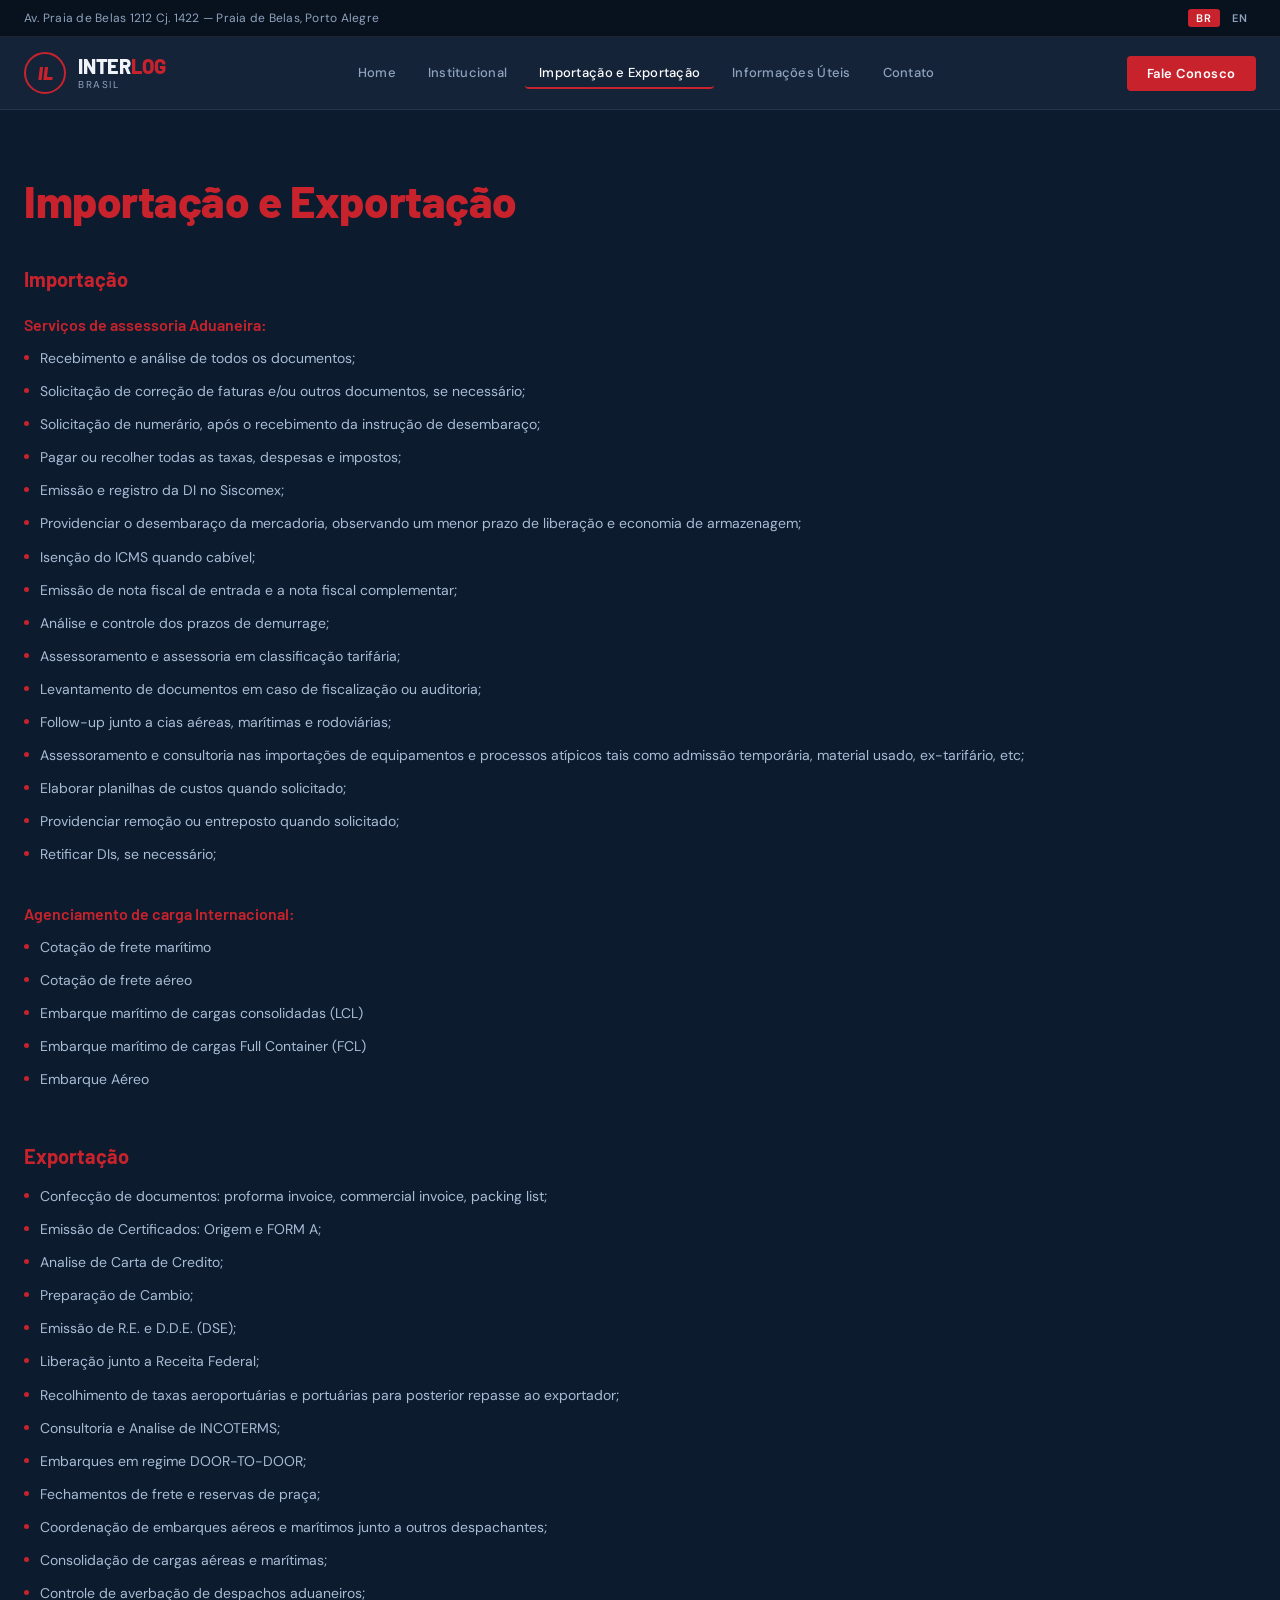
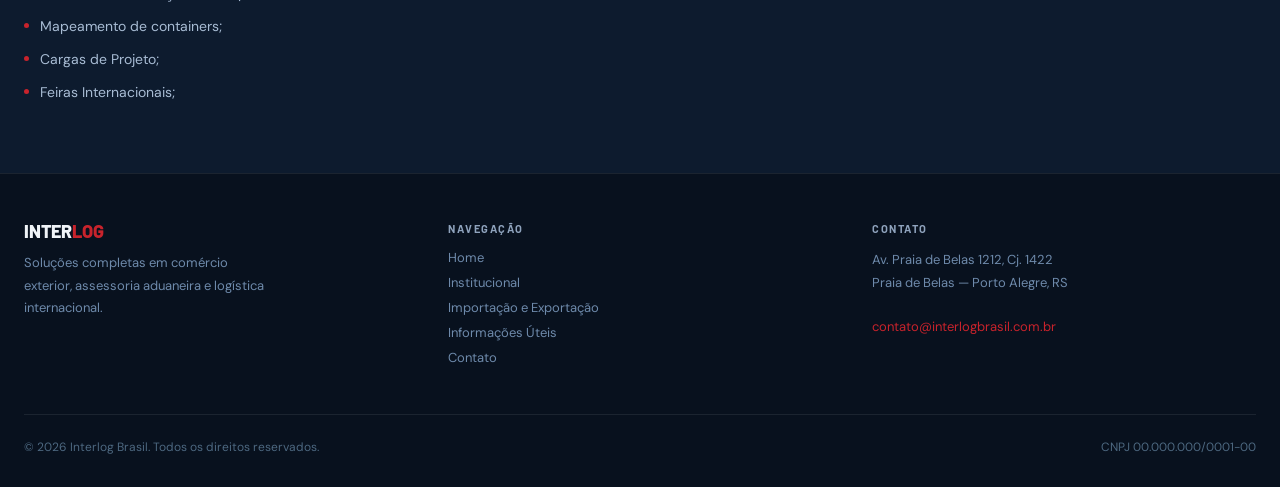
<file: importacao-exportacao.html>
<!doctype html>
<html lang="pt-BR">
<head>
  <meta charset="UTF-8" />
  <meta name="viewport" content="width=device-width, initial-scale=1.0" />
  <title data-i18n="meta.title.importexport">Importação e Exportação — Interlog Brasil</title>
  <meta name="description" content="Serviços de assessoria aduaneira, agenciamento de carga internacional e suporte completo em importação e exportação." />
  <link rel="stylesheet" href="css/style.css" />

  <!-- ============================================================
       ÍCONE DA ABA DO NAVEGADOR (favicon)
       Baseado no mesmo selo circular "IL" usado no logo do navbar.
       Vários formatos/tamanhos para cobrir navegadores, iOS e Android.
       ============================================================ -->
  <link rel="icon" href="favicon.ico" sizes="any">
  <link rel="icon" type="image/svg+xml" href="assets/favicon/favicon.svg">
  <link rel="icon" type="image/png" sizes="32x32" href="assets/favicon/favicon-32x32.png">
  <link rel="icon" type="image/png" sizes="16x16" href="assets/favicon/favicon-16x16.png">
  <link rel="apple-touch-icon" href="assets/favicon/apple-touch-icon.png">
  <link rel="manifest" href="assets/favicon/site.webmanifest">
</head>
<body>

  <div class="topbar">
    <div class="container topbar-inner">
      <span class="topbar-address" data-i18n="common.topbar.address">Av. Praia de Belas 1212 Cj. 1422 — Praia de Belas, Porto Alegre</span>
      <div class="lang-switch">
        <button class="lang-btn active" data-lang="BR">BR</button>
        <button class="lang-btn" data-lang="EN">EN</button>
      </div>
    </div>
  </div>

  <nav class="navbar">
    <div class="container navbar-inner">
      <a href="index.html" class="logo">
        <div class="logo-badge"><span>IL</span></div>
        <div>
          <div class="logo-text"><span class="logo-inter">INTER</span><span class="logo-log">LOG</span></div>
          <div class="logo-sub">BRASIL</div>
        </div>
      </a>

      <div class="nav-links">
        <a href="index.html" class="nav-link" data-i18n="common.nav.home">Home</a>
        <a href="institucional.html" class="nav-link" data-i18n="common.nav.institucional">Institucional</a>
        <a href="importacao-exportacao.html" class="nav-link active" data-i18n="common.nav.importexport">Importação e Exportação</a>
        <a href="informacoes-uteis.html" class="nav-link" data-i18n="common.nav.info">Informações Úteis</a>
        <a href="contato.html" class="nav-link" data-i18n="common.nav.contact">Contato</a>
      </div>

      <a href="contato.html" class="cta-btn nav-cta" data-i18n="common.nav.cta">Fale Conosco</a>

      <button class="hamburger" id="hamburgerBtn" aria-label="Abrir menu" aria-expanded="false">
        <svg viewBox="0 0 24 24" fill="none" stroke="currentColor" stroke-width="2" class="icon-24" id="hamburgerIcon">
          <path stroke-linecap="round" stroke-linejoin="round" d="M3.75 6.75h16.5M3.75 12h16.5m-16.5 5.25h16.5" />
        </svg>
      </button>
    </div>

    <div class="mobile-menu" id="mobileMenu">
      <a href="index.html" data-i18n="common.nav.home">Home</a>
      <a href="institucional.html" data-i18n="common.nav.institucional">Institucional</a>
      <a href="importacao-exportacao.html" class="active" data-i18n="common.nav.importexport">Importação e Exportação</a>
      <a href="informacoes-uteis.html" data-i18n="common.nav.info">Informações Úteis</a>
      <a href="contato.html" data-i18n="common.nav.contact">Contato</a>
    </div>
  </nav>

  <main>
    <section class="page-section">
      <h1 class="page-title" data-i18n="importexport.page_title">Importação e Exportação</h1>

      <h2 class="section-heading" data-i18n="importexport.import.heading">Importação</h2>

      <h3 class="sub-heading" data-i18n="importexport.assessoria.heading">Serviços de assessoria Aduaneira:</h3>
      <ul style="list-style: none;">
        <li class="list-item" data-i18n="importexport.assessoria.item1">Recebimento e análise de todos os documentos;</li>
        <li class="list-item" data-i18n="importexport.assessoria.item2">Solicitação de correção de faturas e/ou outros documentos, se necessário;</li>
        <li class="list-item" data-i18n="importexport.assessoria.item3">Solicitação de numerário, após o recebimento da instrução de desembaraço;</li>
        <li class="list-item" data-i18n="importexport.assessoria.item4">Pagar ou recolher todas as taxas, despesas e impostos;</li>
        <li class="list-item" data-i18n="importexport.assessoria.item5">Emissão e registro da DI no Siscomex;</li>
        <li class="list-item" data-i18n="importexport.assessoria.item6">Providenciar o desembaraço da mercadoria, observando um menor prazo de liberação e economia de armazenagem;</li>
        <li class="list-item" data-i18n="importexport.assessoria.item7">Isenção do ICMS quando cabível;</li>
        <li class="list-item" data-i18n="importexport.assessoria.item8">Emissão de nota fiscal de entrada e a nota fiscal complementar;</li>
        <li class="list-item" data-i18n="importexport.assessoria.item9">Análise e controle dos prazos de demurrage;</li>
        <li class="list-item" data-i18n="importexport.assessoria.item10">Assessoramento e assessoria em classificação tarifária;</li>
        <li class="list-item" data-i18n="importexport.assessoria.item11">Levantamento de documentos em caso de fiscalização ou auditoria;</li>
        <li class="list-item" data-i18n="importexport.assessoria.item12">Follow-up junto a cias aéreas, marítimas e rodoviárias;</li>
        <li class="list-item" data-i18n="importexport.assessoria.item13">Assessoramento e consultoria nas importações de equipamentos e processos atípicos tais como admissão temporária, material usado, ex-tarifário, etc;</li>
        <li class="list-item" data-i18n="importexport.assessoria.item14">Elaborar planilhas de custos quando solicitado;</li>
        <li class="list-item" data-i18n="importexport.assessoria.item15">Providenciar remoção ou entreposto quando solicitado;</li>
        <li class="list-item" data-i18n="importexport.assessoria.item16">Retificar DIs, se necessário;</li>
      </ul>

      <h3 class="sub-heading" style="margin-top: 32px;" data-i18n="importexport.agenciamento.heading">Agenciamento de carga Internacional:</h3>
      <ul style="list-style: none;">
        <li class="list-item" data-i18n="importexport.agenciamento.item1">Cotação de frete marítimo</li>
        <li class="list-item" data-i18n="importexport.agenciamento.item2">Cotação de frete aéreo</li>
        <li class="list-item" data-i18n="importexport.agenciamento.item3">Embarque marítimo de cargas consolidadas (LCL)</li>
        <li class="list-item" data-i18n="importexport.agenciamento.item4">Embarque marítimo de cargas Full Container (FCL)</li>
        <li class="list-item" data-i18n="importexport.agenciamento.item5">Embarque Aéreo</li>
      </ul>

      <h2 class="section-heading" style="margin-top: 48px;" data-i18n="importexport.export.heading">Exportação</h2>
      <ul style="list-style: none;">
        <li class="list-item" data-i18n="importexport.exportacao.item1">Confecção de documentos: proforma invoice, commercial invoice, packing list;</li>
        <li class="list-item" data-i18n="importexport.exportacao.item2">Emissão de Certificados: Origem e FORM A;</li>
        <li class="list-item" data-i18n="importexport.exportacao.item3">Analise de Carta de Credito;</li>
        <li class="list-item" data-i18n="importexport.exportacao.item4">Preparação de Cambio;</li>
        <li class="list-item" data-i18n="importexport.exportacao.item5">Emissão de R.E. e D.D.E. (DSE);</li>
        <li class="list-item" data-i18n="importexport.exportacao.item6">Liberação junto a Receita Federal;</li>
        <li class="list-item" data-i18n="importexport.exportacao.item7">Recolhimento de taxas aeroportuárias e portuárias para posterior repasse ao exportador;</li>
        <li class="list-item" data-i18n="importexport.exportacao.item8">Consultoria e Analise de INCOTERMS;</li>
        <li class="list-item" data-i18n="importexport.exportacao.item9">Embarques em regime DOOR-TO-DOOR;</li>
        <li class="list-item" data-i18n="importexport.exportacao.item10">Fechamentos de frete e reservas de praça;</li>
        <li class="list-item" data-i18n="importexport.exportacao.item11">Coordenação de embarques aéreos e marítimos junto a outros despachantes;</li>
        <li class="list-item" data-i18n="importexport.exportacao.item12">Consolidação de cargas aéreas e marítimas;</li>
        <li class="list-item" data-i18n="importexport.exportacao.item13">Controle de averbação de despachos aduaneiros;</li>
        <li class="list-item" data-i18n="importexport.exportacao.item14">Mapeamento de containers;</li>
        <li class="list-item" data-i18n="importexport.exportacao.item15">Cargas de Projeto;</li>
        <li class="list-item" data-i18n="importexport.exportacao.item16">Feiras Internacionais;</li>
      </ul>
    </section>
  </main>

  <footer class="footer">
    <div class="container">
      <div class="footer-grid">
        <div>
          <div class="logo-text footer-logo"><span class="logo-inter">INTER</span><span class="logo-log">LOG</span></div>
          <p class="footer-desc" data-i18n="common.footer.desc">Soluções completas em comércio exterior, assessoria aduaneira e logística internacional.</p>
        </div>
        <div class="footer-nav">
          <h4 data-i18n="common.footer.nav_title">Navegação</h4>
          <a href="index.html" data-i18n="common.nav.home">Home</a>
          <a href="institucional.html" data-i18n="common.nav.institucional">Institucional</a>
          <a href="importacao-exportacao.html" data-i18n="common.nav.importexport">Importação e Exportação</a>
          <a href="informacoes-uteis.html" data-i18n="common.nav.info">Informações Úteis</a>
          <a href="contato.html" data-i18n="common.nav.contact">Contato</a>
        </div>
        <div>
          <h4 data-i18n="common.footer.contact_title">Contato</h4>
          <p class="footer-desc" data-i18n-html="common.footer.address_html">
            Av. Praia de Belas 1212, Cj. 1422<br />
            Praia de Belas — Porto Alegre, RS<br /><br />
            <a href="mailto:contato@interlogbrasil.com.br" class="footer-email">contato@interlogbrasil.com.br</a>
          </p>
        </div>
      </div>
      <div class="footer-bottom">
        <span data-i18n="common.footer.rights">© 2026 Interlog Brasil. Todos os direitos reservados.</span>
        <span>CNPJ 00.000.000/0001-00</span>
      </div>
    </div>
  </footer>

  <script src="js/i18n.js"></script>
  <script src="js/script.js"></script>
</body>
</html>
</file>
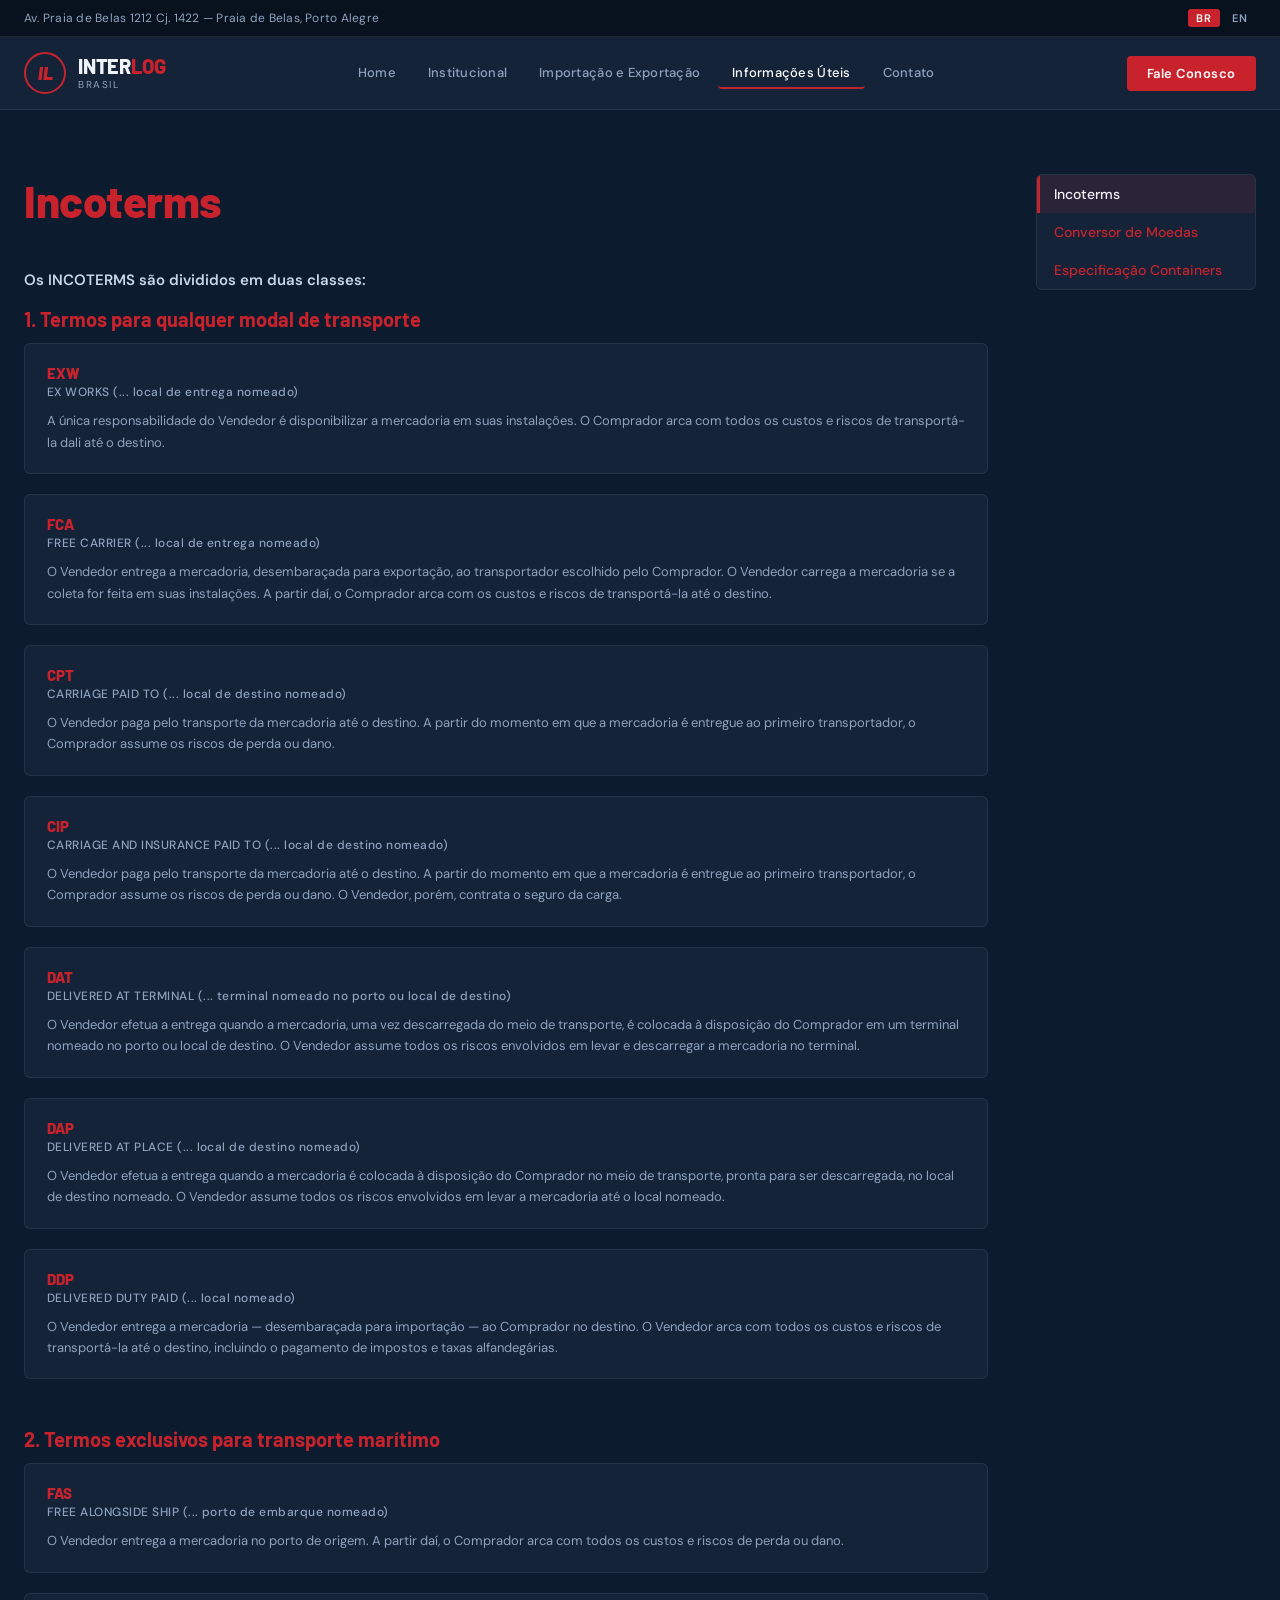
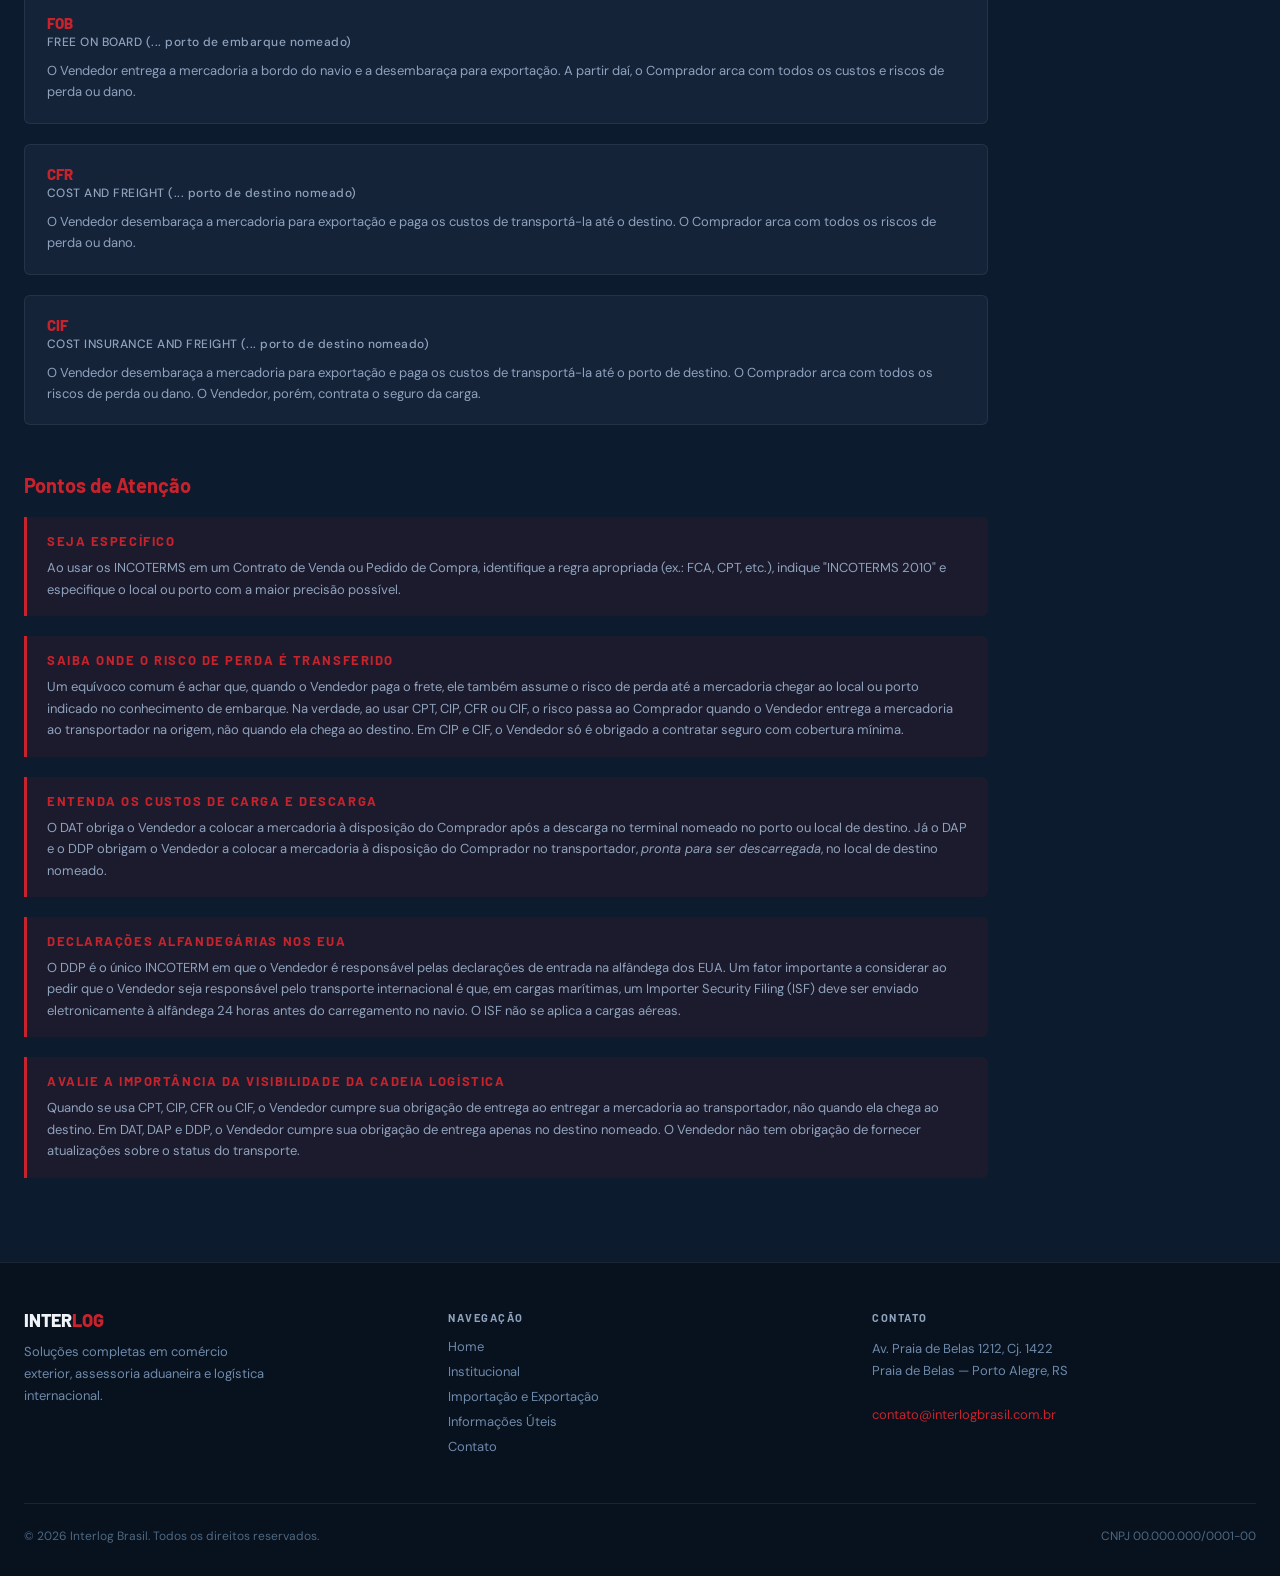
<file: incoterms.html>
<!doctype html>
<html lang="pt-BR">
<head>
  <meta charset="UTF-8" />
  <meta name="viewport" content="width=device-width, initial-scale=1.0" />
  <title data-i18n="meta.title.incoterms">Incoterms — Interlog Brasil</title>
  <meta name="description" content="Conheça as regras Incoterms para qualquer modal de transporte e para transporte marítimo, com pontos de atenção importantes." />
  <link rel="stylesheet" href="css/style.css" />

  <!-- ============================================================
       ÍCONE DA ABA DO NAVEGADOR (favicon)
       Baseado no mesmo selo circular "IL" usado no logo do navbar.
       Vários formatos/tamanhos para cobrir navegadores, iOS e Android.
       ============================================================ -->
  <link rel="icon" href="favicon.ico" sizes="any">
  <link rel="icon" type="image/svg+xml" href="assets/favicon/favicon.svg">
  <link rel="icon" type="image/png" sizes="32x32" href="assets/favicon/favicon-32x32.png">
  <link rel="icon" type="image/png" sizes="16x16" href="assets/favicon/favicon-16x16.png">
  <link rel="apple-touch-icon" href="assets/favicon/apple-touch-icon.png">
  <link rel="manifest" href="assets/favicon/site.webmanifest">
</head>
<body>

  <div class="topbar">
    <div class="container topbar-inner">
      <span class="topbar-address" data-i18n="common.topbar.address">Av. Praia de Belas 1212 Cj. 1422 — Praia de Belas, Porto Alegre</span>
      <div class="lang-switch">
        <button class="lang-btn active" data-lang="BR">BR</button>
        <button class="lang-btn" data-lang="EN">EN</button>
      </div>
    </div>
  </div>

  <nav class="navbar">
    <div class="container navbar-inner">
      <a href="index.html" class="logo">
        <div class="logo-badge"><span>IL</span></div>
        <div>
          <div class="logo-text"><span class="logo-inter">INTER</span><span class="logo-log">LOG</span></div>
          <div class="logo-sub">BRASIL</div>
        </div>
      </a>

      <div class="nav-links">
        <a href="index.html" class="nav-link" data-i18n="common.nav.home">Home</a>
        <a href="institucional.html" class="nav-link" data-i18n="common.nav.institucional">Institucional</a>
        <a href="importacao-exportacao.html" class="nav-link" data-i18n="common.nav.importexport">Importação e Exportação</a>
        <a href="informacoes-uteis.html" class="nav-link active" data-i18n="common.nav.info">Informações Úteis</a>
        <a href="contato.html" class="nav-link" data-i18n="common.nav.contact">Contato</a>
      </div>

      <a href="contato.html" class="cta-btn nav-cta" data-i18n="common.nav.cta">Fale Conosco</a>

      <button class="hamburger" id="hamburgerBtn" aria-label="Abrir menu" aria-expanded="false">
        <svg viewBox="0 0 24 24" fill="none" stroke="currentColor" stroke-width="2" class="icon-24" id="hamburgerIcon">
          <path stroke-linecap="round" stroke-linejoin="round" d="M3.75 6.75h16.5M3.75 12h16.5m-16.5 5.25h16.5" />
        </svg>
      </button>
    </div>

    <div class="mobile-menu" id="mobileMenu">
      <a href="index.html" data-i18n="common.nav.home">Home</a>
      <a href="institucional.html" data-i18n="common.nav.institucional">Institucional</a>
      <a href="importacao-exportacao.html" data-i18n="common.nav.importexport">Importação e Exportação</a>
      <a href="informacoes-uteis.html" class="active" data-i18n="common.nav.info">Informações Úteis</a>
      <a href="contato.html" data-i18n="common.nav.contact">Contato</a>
    </div>
  </nav>

  <main>
    <div class="page-with-sidebar">
      <div class="page-main">
        <h1 class="page-title" data-i18n="incoterms.page_title">Incoterms</h1>

        <p class="body-text" style="font-weight: 600; color: #c8d6e8;" data-i18n="incoterms.intro">INCOTERMS are grouped into two classes:</p>

        <h2 class="section-heading" data-i18n="incoterms.section1.heading">1. Terms for any transport mode</h2>
        <div class="incoterms-list">
          <div class="incoterm-card">
            <div class="incoterm-code">EXW</div>
            <div class="incoterm-name" data-i18n="incoterm.EXW.name">EX WORKS (... named place of delivery)</div>
            <div class="incoterm-desc" data-i18n="incoterm.EXW.desc">The Seller's only responsibility is to make the goods available at the Seller's premises. The Buyer bears full costs and risks of moving the goods from there to destination.</div>
          </div>
          <div class="incoterm-card">
            <div class="incoterm-code">FCA</div>
            <div class="incoterm-name" data-i18n="incoterm.FCA.name">FREE CARRIER (... named place of delivery)</div>
            <div class="incoterm-desc" data-i18n="incoterm.FCA.desc">The Seller delivers the goods, cleared for export, to the carrier selected by the Buyer. The Seller loads the goods if the carrier pickup is at the Seller's premises. From that point, the Buyer bears the costs and risks of moving the goods to destination.</div>
          </div>
          <div class="incoterm-card">
            <div class="incoterm-code">CPT</div>
            <div class="incoterm-name" data-i18n="incoterm.CPT.name">CARRIAGE PAID TO (... named place of destination)</div>
            <div class="incoterm-desc" data-i18n="incoterm.CPT.desc">The Seller pays for moving the goods to destination. From the time the goods are transferred to the first carrier, the Buyer bears the risks of loss or damage.</div>
          </div>
          <div class="incoterm-card">
            <div class="incoterm-code">CIP</div>
            <div class="incoterm-name" data-i18n="incoterm.CIP.name">CARRIAGE AND INSURANCE PAID TO (... named place of destination)</div>
            <div class="incoterm-desc" data-i18n="incoterm.CIP.desc">The Seller pays for moving the goods to destination. From the time the goods are transferred to the first carrier, the Buyer bears the risks of loss or damage. The Seller, however, purchases the cargo insurance.</div>
          </div>
          <div class="incoterm-card">
            <div class="incoterm-code">DAT</div>
            <div class="incoterm-name" data-i18n="incoterm.DAT.name">DELIVERED AT TERMINAL (... named terminal at port or place of destination)</div>
            <div class="incoterm-desc" data-i18n="incoterm.DAT.desc">The Seller delivers when the goods, once unloaded from the arriving means of transport, are placed at the Buyer's disposal at a named terminal at the named port or place of destination. The Seller bears all risks involved in bringing the goods to and unloading them at the terminal.</div>
          </div>
          <div class="incoterm-card">
            <div class="incoterm-code">DAP</div>
            <div class="incoterm-name" data-i18n="incoterm.DAP.name">DELIVERED AT PLACE (... named place of destination)</div>
            <div class="incoterm-desc" data-i18n="incoterm.DAP.desc">The Seller delivers when the goods are placed at the Buyer's disposal on the arriving means of transport ready for unloading at the named place of destination. The Seller bears all risks involved in bringing the goods to the named place.</div>
          </div>
          <div class="incoterm-card">
            <div class="incoterm-code">DDP</div>
            <div class="incoterm-name" data-i18n="incoterm.DDP.name">DELIVERED DUTY PAID (... named place)</div>
            <div class="incoterm-desc" data-i18n="incoterm.DDP.desc">The Seller delivers the goods — cleared for import — to the Buyer at destination. The Seller bears all costs and risks of moving the goods to destination, including the payment of Customs duties and taxes.</div>
          </div>
        </div>

        <h2 class="section-heading" data-i18n="incoterms.section2.heading">2. Maritime-only terms</h2>
        <div class="incoterms-list">
          <div class="incoterm-card">
            <div class="incoterm-code">FAS</div>
            <div class="incoterm-name" data-i18n="incoterm.FAS.name">FREE ALONGSIDE SHIP (... named port of shipment)</div>
            <div class="incoterm-desc" data-i18n="incoterm.FAS.desc">The Seller delivers the goods to the origin port. From that point, the Buyer bears all costs and risks of loss or damage.</div>
          </div>
          <div class="incoterm-card">
            <div class="incoterm-code">FOB</div>
            <div class="incoterm-name" data-i18n="incoterm.FOB.name">FREE ON BOARD (... named port of shipment)</div>
            <div class="incoterm-desc" data-i18n="incoterm.FOB.desc">The Seller delivers the goods on board the ship and clears the goods for export. From that point, the Buyer bears all costs and risks of loss or damage.</div>
          </div>
          <div class="incoterm-card">
            <div class="incoterm-code">CFR</div>
            <div class="incoterm-name" data-i18n="incoterm.CFR.name">COST AND FREIGHT (... named port of destination)</div>
            <div class="incoterm-desc" data-i18n="incoterm.CFR.desc">The Seller clears the goods for export and pays the costs of moving the goods to destination. The Buyer bears all risks of loss or damage.</div>
          </div>
          <div class="incoterm-card">
            <div class="incoterm-code">CIF</div>
            <div class="incoterm-name" data-i18n="incoterm.CIF.name">COST INSURANCE AND FREIGHT (... named port of destination)</div>
            <div class="incoterm-desc" data-i18n="incoterm.CIF.desc">The Seller clears the goods for export and pays the costs of moving the goods to the port of destination. The Buyer bears all risks of loss or damage. The Seller, however, purchases the cargo insurance.</div>
          </div>
        </div>

        <h2 class="section-heading" data-i18n="incoterms.practice.heading">Practice Points</h2>

        <div class="practice-box">
          <div class="practice-title" data-i18n="practice.1.title">Be Specific</div>
          <div class="practice-text" data-i18n="practice.1.text">If you use INCOTERMS in the Sales Contract or Purchase Order, you should identify the appropriate INCOTERM Rule (e.g. FCA, CPT, etc.), state "INCOTERMS 2010" and specify the place or port as precisely as possible.</div>
        </div>

        <div class="practice-box">
          <div class="practice-title" data-i18n="practice.2.title">Recognize where the risk of loss transfers</div>
          <div class="practice-text" data-i18n="practice.2.text">A common misconception when the Seller pays the freight is that the Seller has the risk of loss until the goods are delivered to the place or port specified on the bill of lading or airway bill. Actually, when using INCOTERMS CPT, CIP, CFR or CIF, risk transfers to the Buyer when the Seller hands the goods over to the carrier at origin, not when the goods reach the place or port of destination. Under CIP and CIF, the Seller is only obliged to obtain insurance on minimum cover.</div>
        </div>

        <div class="practice-box">
          <div class="practice-title" data-i18n="practice.3.title">Understand loading and unloading charges</div>
          <div class="practice-text" data-i18n-html="practice.3.text">DAT obliges the Seller to place the goods at the Buyer's disposal after unloading at the named terminal at port or place of destination. DAP and DDP oblige the Seller to place the goods at the Buyer's disposal on the delivering carrier <em>ready for unloading</em> at the named place of destination.</div>
        </div>

        <div class="practice-box">
          <div class="practice-title" data-i18n="practice.4.title">U.S. Customs entry declarations</div>
          <div class="practice-text" data-i18n="practice.4.text">DDP is the only INCOTERM where the Seller has responsibility for U.S. Customs entry declarations. An important factor to be considered when asking the Seller to be responsible for international carriage, is if the goods ship by Ocean Freight, an Importer Security Filing (ISF) must be electronically submitted to Customs 24 hours before the cargo is laden on the vessel. The ISF does not apply to airfreight shipments.</div>
        </div>

        <div class="practice-box">
          <div class="practice-title" data-i18n="practice.5.title">Determine the importance of supply chain visibility</div>
          <div class="practice-text" data-i18n="practice.5.text">When CPT, CIP, CFR or CIF are used the Seller fulfills its obligation to deliver when it hands the goods over to the carrier, not when the goods reach the place of destination. DAT, DAP and DDP the Seller fulfills its obligation to deliver at the named destination. The Seller has no obligation to provide transit status updates.</div>
        </div>
      </div>

      <!-- Menu lateral: mesma navegação usada em todas as sub-páginas de Informações Úteis -->
      <aside class="sidebar">
        <div class="sidebar-box">
          <a href="incoterms.html" class="sidebar-link active" data-i18n="sidebar.incoterms">Inconterms</a>
          <a href="https://www.bcb.gov.br/conversao" target="_blank" rel="noopener noreferrer" class="sidebar-link" data-i18n="sidebar.currency">Conversor de Moedas</a>
          <a href="especificacao-containers.html" class="sidebar-link" data-i18n="sidebar.containers">Especificação Containers</a>
        </div>
      </aside>
    </div>
  </main>

  <footer class="footer">
    <div class="container">
      <div class="footer-grid">
        <div>
          <div class="logo-text footer-logo"><span class="logo-inter">INTER</span><span class="logo-log">LOG</span></div>
          <p class="footer-desc" data-i18n="common.footer.desc">Soluções completas em comércio exterior, assessoria aduaneira e logística internacional.</p>
        </div>
        <div class="footer-nav">
          <h4 data-i18n="common.footer.nav_title">Navegação</h4>
          <a href="index.html" data-i18n="common.nav.home">Home</a>
          <a href="institucional.html" data-i18n="common.nav.institucional">Institucional</a>
          <a href="importacao-exportacao.html" data-i18n="common.nav.importexport">Importação e Exportação</a>
          <a href="informacoes-uteis.html" data-i18n="common.nav.info">Informações Úteis</a>
          <a href="contato.html" data-i18n="common.nav.contact">Contato</a>
        </div>
        <div>
          <h4 data-i18n="common.footer.contact_title">Contato</h4>
          <p class="footer-desc" data-i18n-html="common.footer.address_html">
            Av. Praia de Belas 1212, Cj. 1422<br />
            Praia de Belas — Porto Alegre, RS<br /><br />
            <a href="mailto:contato@interlogbrasil.com.br" class="footer-email">contato@interlogbrasil.com.br</a>
          </p>
        </div>
      </div>
      <div class="footer-bottom">
        <span data-i18n="common.footer.rights">© 2026 Interlog Brasil. Todos os direitos reservados.</span>
        <span>CNPJ 00.000.000/0001-00</span>
      </div>
    </div>
  </footer>

  <script src="js/i18n.js"></script>
  <script src="js/script.js"></script>
</body>
</html>
</file>
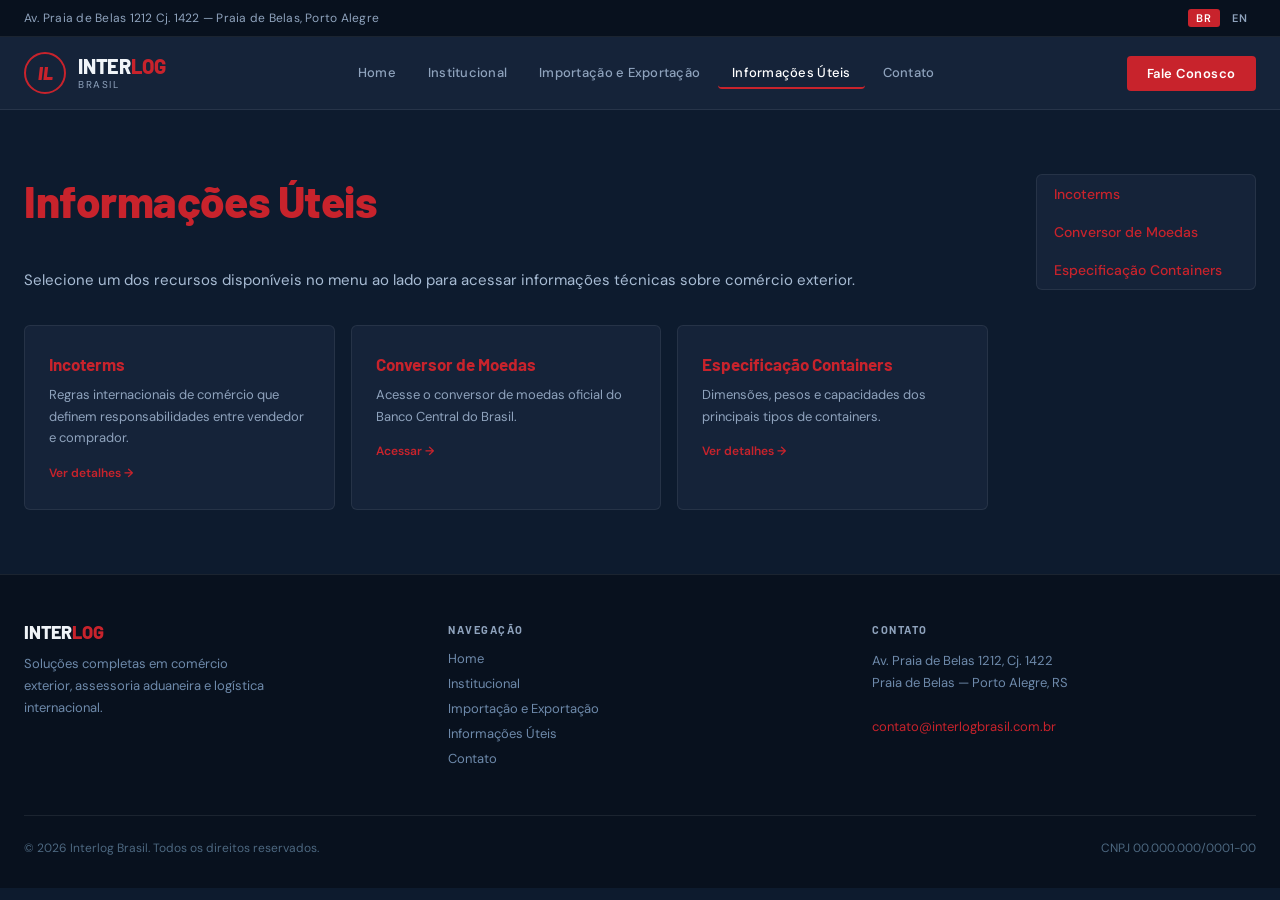
<file: informacoes-uteis.html>
<!doctype html>
<html lang="pt-BR">
<head>
  <meta charset="UTF-8" />
  <meta name="viewport" content="width=device-width, initial-scale=1.0" />
  <title data-i18n="meta.title.info">Informações Úteis — Interlog Brasil</title>
  <meta name="description" content="Incoterms, conversor de moedas e especificação técnica de containers para o seu comércio exterior." />
  <link rel="stylesheet" href="css/style.css" />

  <!-- ============================================================
       ÍCONE DA ABA DO NAVEGADOR (favicon)
       Baseado no mesmo selo circular "IL" usado no logo do navbar.
       Vários formatos/tamanhos para cobrir navegadores, iOS e Android.
       ============================================================ -->
  <link rel="icon" href="favicon.ico" sizes="any">
  <link rel="icon" type="image/svg+xml" href="assets/favicon/favicon.svg">
  <link rel="icon" type="image/png" sizes="32x32" href="assets/favicon/favicon-32x32.png">
  <link rel="icon" type="image/png" sizes="16x16" href="assets/favicon/favicon-16x16.png">
  <link rel="apple-touch-icon" href="assets/favicon/apple-touch-icon.png">
  <link rel="manifest" href="assets/favicon/site.webmanifest">
</head>
<body>

  <div class="topbar">
    <div class="container topbar-inner">
      <span class="topbar-address" data-i18n="common.topbar.address">Av. Praia de Belas 1212 Cj. 1422 — Praia de Belas, Porto Alegre</span>
      <div class="lang-switch">
        <button class="lang-btn active" data-lang="BR">BR</button>
        <button class="lang-btn" data-lang="EN">EN</button>
      </div>
    </div>
  </div>

  <nav class="navbar">
    <div class="container navbar-inner">
      <a href="index.html" class="logo">
        <div class="logo-badge"><span>IL</span></div>
        <div>
          <div class="logo-text"><span class="logo-inter">INTER</span><span class="logo-log">LOG</span></div>
          <div class="logo-sub">BRASIL</div>
        </div>
      </a>

      <div class="nav-links">
        <a href="index.html" class="nav-link" data-i18n="common.nav.home">Home</a>
        <a href="institucional.html" class="nav-link" data-i18n="common.nav.institucional">Institucional</a>
        <a href="importacao-exportacao.html" class="nav-link" data-i18n="common.nav.importexport">Importação e Exportação</a>
        <a href="informacoes-uteis.html" class="nav-link active" data-i18n="common.nav.info">Informações Úteis</a>
        <a href="contato.html" class="nav-link" data-i18n="common.nav.contact">Contato</a>
      </div>

      <a href="contato.html" class="cta-btn nav-cta" data-i18n="common.nav.cta">Fale Conosco</a>

      <button class="hamburger" id="hamburgerBtn" aria-label="Abrir menu" aria-expanded="false">
        <svg viewBox="0 0 24 24" fill="none" stroke="currentColor" stroke-width="2" class="icon-24" id="hamburgerIcon">
          <path stroke-linecap="round" stroke-linejoin="round" d="M3.75 6.75h16.5M3.75 12h16.5m-16.5 5.25h16.5" />
        </svg>
      </button>
    </div>

    <div class="mobile-menu" id="mobileMenu">
      <a href="index.html" data-i18n="common.nav.home">Home</a>
      <a href="institucional.html" data-i18n="common.nav.institucional">Institucional</a>
      <a href="importacao-exportacao.html" data-i18n="common.nav.importexport">Importação e Exportação</a>
      <a href="informacoes-uteis.html" class="active" data-i18n="common.nav.info">Informações Úteis</a>
      <a href="contato.html" data-i18n="common.nav.contact">Contato</a>
    </div>
  </nav>

  <main>
    <div class="page-with-sidebar">
      <div class="page-main">
        <h1 class="page-title" data-i18n="info.page_title">Informações Úteis</h1>
        <p class="body-text" data-i18n="info.intro">Selecione um dos recursos disponíveis no menu ao lado para acessar informações técnicas sobre comércio exterior.</p>

        <div class="quick-links-grid">
          <a href="incoterms.html" class="quick-link-card">
            <h3 data-i18n="info.card.incoterms.title">Incoterms</h3>
            <p data-i18n="info.card.incoterms.desc">Regras internacionais de comércio que definem responsabilidades entre vendedor e comprador.</p>
            <div class="quick-link-cta" data-i18n="info.card.incoterms.cta">Ver detalhes →</div>
          </a>

          <a href="https://www.bcb.gov.br/conversao" target="_blank" rel="noopener noreferrer" class="quick-link-card">
            <h3 data-i18n="info.card.currency.title">Conversor de Moedas</h3>
            <p data-i18n="info.card.currency.desc">Acesse o conversor de moedas oficial do Banco Central do Brasil.</p>
            <div class="quick-link-cta" data-i18n="info.card.currency.cta">Acessar →</div>
          </a>

          <a href="especificacao-containers.html" class="quick-link-card">
            <h3 data-i18n="info.card.containers.title">Especificação Containers</h3>
            <p data-i18n="info.card.containers.desc">Dimensões, pesos e capacidades dos principais tipos de containers.</p>
            <div class="quick-link-cta" data-i18n="info.card.containers.cta">Ver detalhes →</div>
          </a>
        </div>
      </div>

      <!-- Menu lateral de navegação entre as sub-páginas de Informações Úteis -->
      <aside class="sidebar">
        <div class="sidebar-box">
          <a href="incoterms.html" class="sidebar-link" data-i18n="sidebar.incoterms">Inconterms</a>
          <a href="https://www.bcb.gov.br/conversao" target="_blank" rel="noopener noreferrer" class="sidebar-link" data-i18n="sidebar.currency">Conversor de Moedas</a>
          <a href="especificacao-containers.html" class="sidebar-link" data-i18n="sidebar.containers">Especificação Containers</a>
        </div>
      </aside>
    </div>
  </main>

  <footer class="footer">
    <div class="container">
      <div class="footer-grid">
        <div>
          <div class="logo-text footer-logo"><span class="logo-inter">INTER</span><span class="logo-log">LOG</span></div>
          <p class="footer-desc" data-i18n="common.footer.desc">Soluções completas em comércio exterior, assessoria aduaneira e logística internacional.</p>
        </div>
        <div class="footer-nav">
          <h4 data-i18n="common.footer.nav_title">Navegação</h4>
          <a href="index.html" data-i18n="common.nav.home">Home</a>
          <a href="institucional.html" data-i18n="common.nav.institucional">Institucional</a>
          <a href="importacao-exportacao.html" data-i18n="common.nav.importexport">Importação e Exportação</a>
          <a href="informacoes-uteis.html" data-i18n="common.nav.info">Informações Úteis</a>
          <a href="contato.html" data-i18n="common.nav.contact">Contato</a>
        </div>
        <div>
          <h4 data-i18n="common.footer.contact_title">Contato</h4>
          <p class="footer-desc" data-i18n-html="common.footer.address_html">
            Av. Praia de Belas 1212, Cj. 1422<br />
            Praia de Belas — Porto Alegre, RS<br /><br />
            <a href="mailto:contato@interlogbrasil.com.br" class="footer-email">contato@interlogbrasil.com.br</a>
          </p>
        </div>
      </div>
      <div class="footer-bottom">
        <span data-i18n="common.footer.rights">© 2026 Interlog Brasil. Todos os direitos reservados.</span>
        <span>CNPJ 00.000.000/0001-00</span>
      </div>
    </div>
  </footer>

  <script src="js/i18n.js"></script>
  <script src="js/script.js"></script>
</body>
</html>
</file>
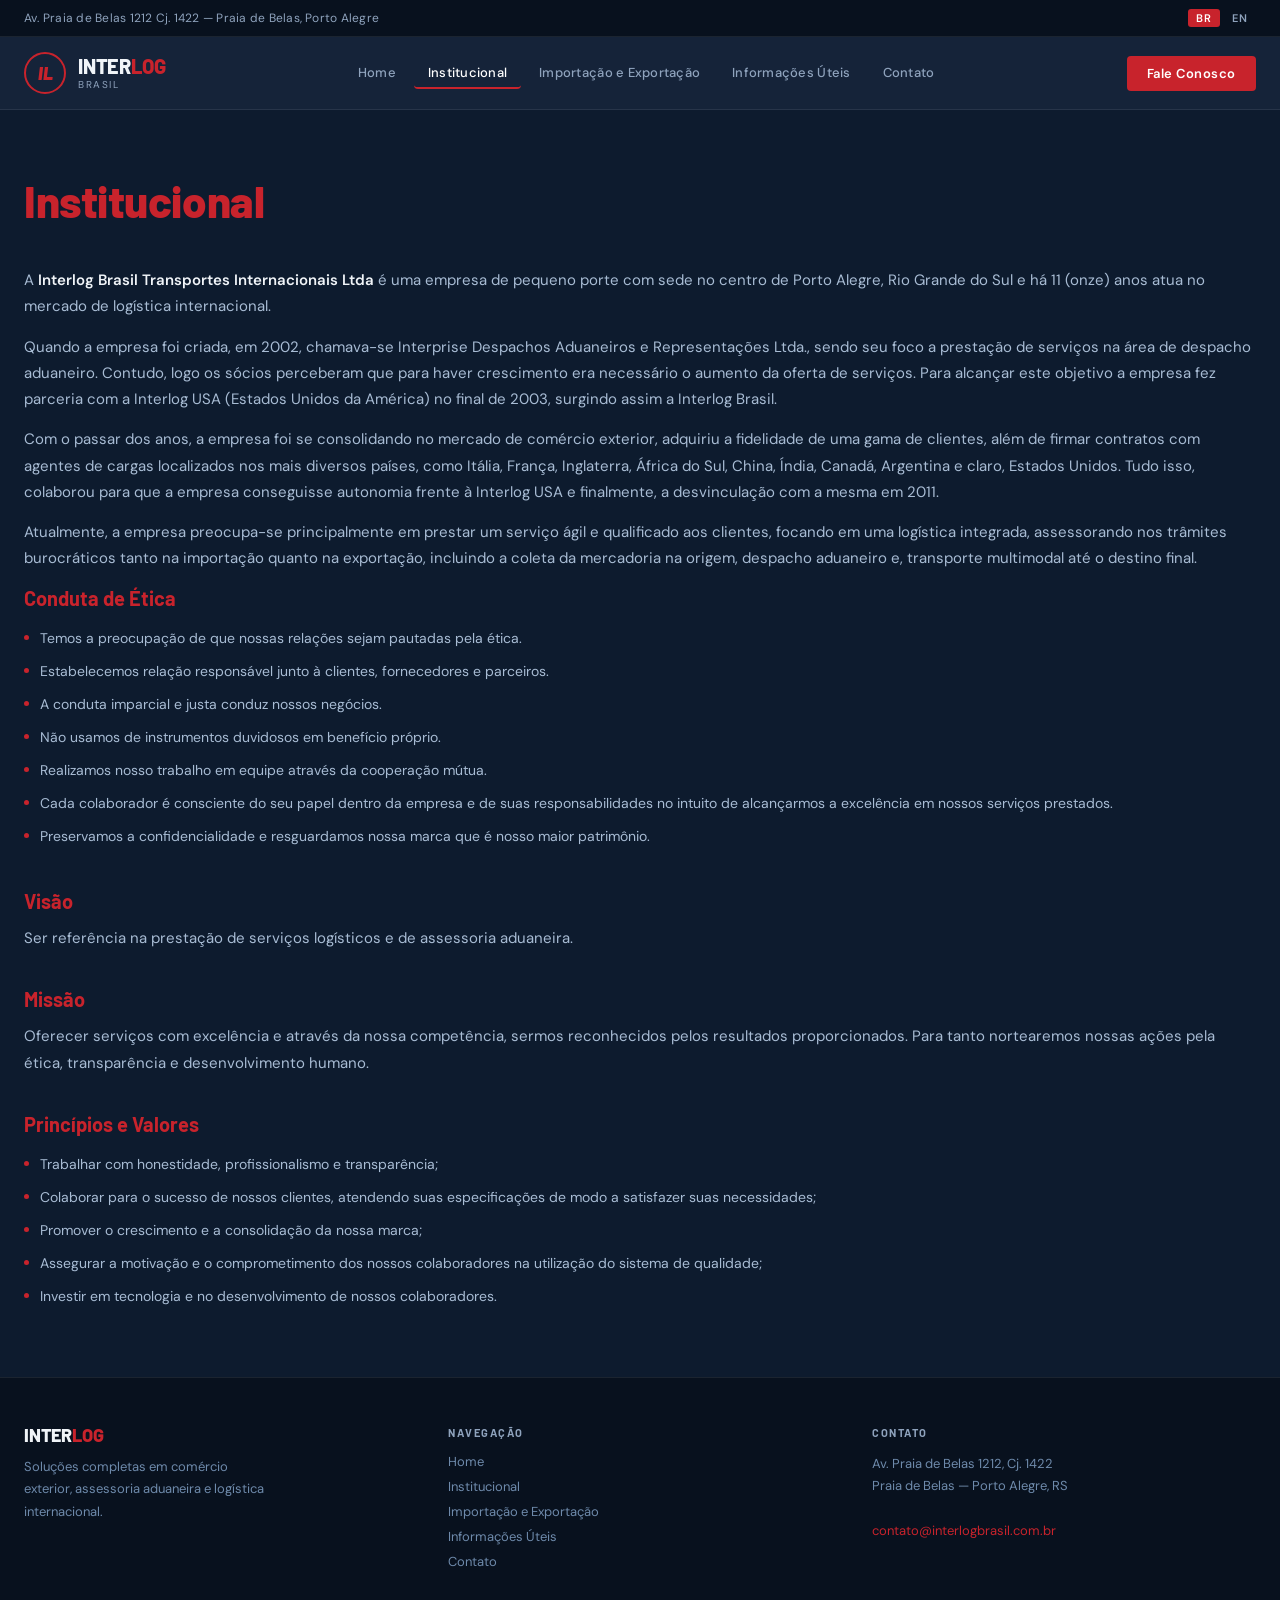
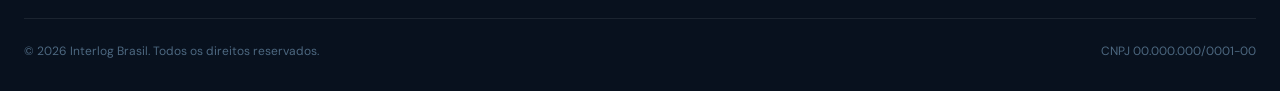
<file: institucional.html>
<!doctype html>
<html lang="pt-BR">
<head>
  <meta charset="UTF-8" />
  <meta name="viewport" content="width=device-width, initial-scale=1.0" />
  <title data-i18n="meta.title.institucional">Institucional — Interlog Brasil</title>
  <meta name="description" content="Conheça a história, a ética, a visão, a missão e os valores da Interlog Brasil, especialista em comércio exterior." />
  <link rel="stylesheet" href="css/style.css" />

  <!-- ============================================================
       ÍCONE DA ABA DO NAVEGADOR (favicon)
       Baseado no mesmo selo circular "IL" usado no logo do navbar.
       Vários formatos/tamanhos para cobrir navegadores, iOS e Android.
       ============================================================ -->
  <link rel="icon" href="favicon.ico" sizes="any">
  <link rel="icon" type="image/svg+xml" href="assets/favicon/favicon.svg">
  <link rel="icon" type="image/png" sizes="32x32" href="assets/favicon/favicon-32x32.png">
  <link rel="icon" type="image/png" sizes="16x16" href="assets/favicon/favicon-16x16.png">
  <link rel="apple-touch-icon" href="assets/favicon/apple-touch-icon.png">
  <link rel="manifest" href="assets/favicon/site.webmanifest">
</head>
<body>

  <div class="topbar">
    <div class="container topbar-inner">
      <span class="topbar-address" data-i18n="common.topbar.address">Av. Praia de Belas 1212 Cj. 1422 — Praia de Belas, Porto Alegre</span>
      <div class="lang-switch">
        <button class="lang-btn active" data-lang="BR">BR</button>
        <button class="lang-btn" data-lang="EN">EN</button>
      </div>
    </div>
  </div>

  <nav class="navbar">
    <div class="container navbar-inner">
      <a href="index.html" class="logo">
        <div class="logo-badge"><span>IL</span></div>
        <div>
          <div class="logo-text"><span class="logo-inter">INTER</span><span class="logo-log">LOG</span></div>
          <div class="logo-sub">BRASIL</div>
        </div>
      </a>

      <div class="nav-links">
        <a href="index.html" class="nav-link" data-i18n="common.nav.home">Home</a>
        <a href="institucional.html" class="nav-link active" data-i18n="common.nav.institucional">Institucional</a>
        <a href="importacao-exportacao.html" class="nav-link" data-i18n="common.nav.importexport">Importação e Exportação</a>
        <a href="informacoes-uteis.html" class="nav-link" data-i18n="common.nav.info">Informações Úteis</a>
        <a href="contato.html" class="nav-link" data-i18n="common.nav.contact">Contato</a>
      </div>

      <a href="contato.html" class="cta-btn nav-cta" data-i18n="common.nav.cta">Fale Conosco</a>

      <button class="hamburger" id="hamburgerBtn" aria-label="Abrir menu" aria-expanded="false">
        <svg viewBox="0 0 24 24" fill="none" stroke="currentColor" stroke-width="2" class="icon-24" id="hamburgerIcon">
          <path stroke-linecap="round" stroke-linejoin="round" d="M3.75 6.75h16.5M3.75 12h16.5m-16.5 5.25h16.5" />
        </svg>
      </button>
    </div>

    <div class="mobile-menu" id="mobileMenu">
      <a href="index.html" data-i18n="common.nav.home">Home</a>
      <a href="institucional.html" class="active" data-i18n="common.nav.institucional">Institucional</a>
      <a href="importacao-exportacao.html" data-i18n="common.nav.importexport">Importação e Exportação</a>
      <a href="informacoes-uteis.html" data-i18n="common.nav.info">Informações Úteis</a>
      <a href="contato.html" data-i18n="common.nav.contact">Contato</a>
    </div>
  </nav>

  <main>
    <section class="page-section">
      <h1 class="page-title" data-i18n="institucional.page_title">Institucional</h1>

      <p class="body-text" data-i18n-html="institucional.p1_html">
        A <strong>Interlog Brasil Transportes Internacionais Ltda</strong> é uma empresa de pequeno porte com sede no centro de Porto Alegre, Rio Grande do Sul e há 11 (onze) anos atua no mercado de logística internacional.
      </p>
      <p class="body-text" data-i18n="institucional.p2">
        Quando a empresa foi criada, em 2002, chamava-se Interprise Despachos Aduaneiros e Representações Ltda., sendo seu foco a prestação de serviços na área de despacho aduaneiro. Contudo, logo os sócios perceberam que para haver crescimento era necessário o aumento da oferta de serviços. Para alcançar este objetivo a empresa fez parceria com a Interlog USA (Estados Unidos da América) no final de 2003, surgindo assim a Interlog Brasil.
      </p>
      <p class="body-text" data-i18n="institucional.p3">
        Com o passar dos anos, a empresa foi se consolidando no mercado de comércio exterior, adquiriu a fidelidade de uma gama de clientes, além de firmar contratos com agentes de cargas localizados nos mais diversos países, como Itália, França, Inglaterra, África do Sul, China, Índia, Canadá, Argentina e claro, Estados Unidos. Tudo isso, colaborou para que a empresa conseguisse autonomia frente à Interlog USA e finalmente, a desvinculação com a mesma em 2011.
      </p>
      <p class="body-text" data-i18n="institucional.p4">
        Atualmente, a empresa preocupa-se principalmente em prestar um serviço ágil e qualificado aos clientes, focando em uma logística integrada, assessorando nos trâmites burocráticos tanto na importação quanto na exportação, incluindo a coleta da mercadoria na origem, despacho aduaneiro e, transporte multimodal até o destino final.
      </p>

      <h2 class="section-heading" data-i18n="institucional.ethics.heading">Conduta de Ética</h2>
      <ul style="list-style: none;">
        <li class="list-item" data-i18n="institucional.ethics.item1">Temos a preocupação de que nossas relações sejam pautadas pela ética.</li>
        <li class="list-item" data-i18n="institucional.ethics.item2">Estabelecemos relação responsável junto à clientes, fornecedores e parceiros.</li>
        <li class="list-item" data-i18n="institucional.ethics.item3">A conduta imparcial e justa conduz nossos negócios.</li>
        <li class="list-item" data-i18n="institucional.ethics.item4">Não usamos de instrumentos duvidosos em benefício próprio.</li>
        <li class="list-item" data-i18n="institucional.ethics.item5">Realizamos nosso trabalho em equipe através da cooperação mútua.</li>
        <li class="list-item" data-i18n="institucional.ethics.item6">Cada colaborador é consciente do seu papel dentro da empresa e de suas responsabilidades no intuito de alcançarmos a excelência em nossos serviços prestados.</li>
        <li class="list-item" data-i18n="institucional.ethics.item7">Preservamos a confidencialidade e resguardamos nossa marca que é nosso maior patrimônio.</li>
      </ul>

      <h2 class="section-heading" data-i18n="institucional.vision.heading">Visão</h2>
      <p class="body-text" data-i18n="institucional.vision.text">Ser referência na prestação de serviços logísticos e de assessoria aduaneira.</p>

      <h2 class="section-heading" data-i18n="institucional.mission.heading">Missão</h2>
      <p class="body-text" data-i18n="institucional.mission.text">
        Oferecer serviços com excelência e através da nossa competência, sermos reconhecidos pelos resultados proporcionados. Para tanto nortearemos nossas ações pela ética, transparência e desenvolvimento humano.
      </p>

      <h2 class="section-heading" data-i18n="institucional.values.heading">Princípios e Valores</h2>
      <ul style="list-style: none;">
        <li class="list-item" data-i18n="institucional.values.item1">Trabalhar com honestidade, profissionalismo e transparência;</li>
        <li class="list-item" data-i18n="institucional.values.item2">Colaborar para o sucesso de nossos clientes, atendendo suas especificações de modo a satisfazer suas necessidades;</li>
        <li class="list-item" data-i18n="institucional.values.item3">Promover o crescimento e a consolidação da nossa marca;</li>
        <li class="list-item" data-i18n="institucional.values.item4">Assegurar a motivação e o comprometimento dos nossos colaboradores na utilização do sistema de qualidade;</li>
        <li class="list-item" data-i18n="institucional.values.item5">Investir em tecnologia e no desenvolvimento de nossos colaboradores.</li>
      </ul>
    </section>
  </main>

  <footer class="footer">
    <div class="container">
      <div class="footer-grid">
        <div>
          <div class="logo-text footer-logo"><span class="logo-inter">INTER</span><span class="logo-log">LOG</span></div>
          <p class="footer-desc" data-i18n="common.footer.desc">Soluções completas em comércio exterior, assessoria aduaneira e logística internacional.</p>
        </div>
        <div class="footer-nav">
          <h4 data-i18n="common.footer.nav_title">Navegação</h4>
          <a href="index.html" data-i18n="common.nav.home">Home</a>
          <a href="institucional.html" data-i18n="common.nav.institucional">Institucional</a>
          <a href="importacao-exportacao.html" data-i18n="common.nav.importexport">Importação e Exportação</a>
          <a href="informacoes-uteis.html" data-i18n="common.nav.info">Informações Úteis</a>
          <a href="contato.html" data-i18n="common.nav.contact">Contato</a>
        </div>
        <div>
          <h4 data-i18n="common.footer.contact_title">Contato</h4>
          <p class="footer-desc" data-i18n-html="common.footer.address_html">
            Av. Praia de Belas 1212, Cj. 1422<br />
            Praia de Belas — Porto Alegre, RS<br /><br />
            <a href="mailto:contato@interlogbrasil.com.br" class="footer-email">contato@interlogbrasil.com.br</a>
          </p>
        </div>
      </div>
      <div class="footer-bottom">
        <span data-i18n="common.footer.rights">© 2026 Interlog Brasil. Todos os direitos reservados.</span>
        <span>CNPJ 00.000.000/0001-00</span>
      </div>
    </div>
  </footer>

  <script src="js/i18n.js"></script>
  <script src="js/script.js"></script>
</body>
</html>
</file>
<file: css/style.css>
/* ============================================================================
   INTERLOG BRASIL — FOLHA DE ESTILOS PRINCIPAL
   ============================================================================
   Este arquivo concentra TODO o CSS do site. Ele está organizado em blocos,
   na mesma ordem em que os elementos aparecem na página, para facilitar
   ajustes manuais futuros:

     1. Fontes e variáveis globais (cores, fontes, espaçamentos)
     2. Reset básico e estilos globais (html, body, links, scrollbar)
     3. Utilitários (classes reaproveitáveis: .container, ícones, etc.)
     4. Barra superior (topbar) e seletor de idioma
     5. Menu de navegação (navbar) + menu mobile
     6. Seção Hero (banner principal)
     7. Faixa de estatísticas
     8. Seção de Serviços
     9. Painéis de informação (cotação do dólar / import-export)
    10. Rodapé (footer)
    11. Páginas internas (título, textos, listas, tabelas, cards, formulário)
    12. Responsividade (media queries)

   Dica: use Ctrl+F / Cmd+F e procure pelo nome do bloco (ex.: "NAVBAR")
   para pular direto para a seção que deseja editar.
   ========================================================================== */


/* ----------------------------------------------------------------------------
   1. FONTES E VARIÁVEIS GLOBAIS
   ---------------------------------------------------------------------------- */

/* Fontes do Google Fonts usadas no projeto:
   - Barlow  -> títulos e destaques (font-heading)
   - DM Sans -> textos e corpo do site (font-body) */
@import url('https://fonts.googleapis.com/css2?family=Barlow:ital,wght@0,400;0,500;0,600;0,700;0,800;0,900;1,400&family=DM+Sans:ital,opsz,wght@0,9..40,400;0,9..40,500;0,9..40,600;1,9..40,400&display=swap');

:root {
  /* Paleta de cores da marca Interlog Brasil */
  --navy: #0d1b2e;              /* Azul-marinho escuro — cor de fundo principal */
  --navy-mid: #152339;          /* Azul-marinho intermediário — cards, navbar */
  --navy-light: #1e3252;        /* Azul-marinho claro — hover / destaque */
  --red: #c8232c;               /* Vermelho institucional — cor de destaque/CTA */
  --red-hover: #a61b23;         /* Vermelho mais escuro — hover dos botões vermelhos */
  --slate: #8fa3bd;             /* Cinza-azulado — textos secundários */
  --border: rgba(255, 255, 255, 0.08); /* Linhas divisórias sutis sobre fundo escuro */

  /* Tipografia */
  --font-heading: 'Barlow', sans-serif;
  --font-body: 'DM Sans', sans-serif;
}


/* ----------------------------------------------------------------------------
   2. RESET BÁSICO E ESTILOS GLOBAIS
   ---------------------------------------------------------------------------- */

* {
  box-sizing: border-box;
  margin: 0;
  padding: 0;
}

html {
  scroll-behavior: smooth; /* rolagem suave ao clicar em âncoras (#) */
}

body {
  font-family: var(--font-body);
  background: var(--navy);
  color: #f0f4f8;
  -webkit-font-smoothing: antialiased;
}

h1, h2, h3, h4 {
  font-family: var(--font-heading);
}

a {
  text-decoration: none;
}

button {
  font-family: inherit;
}

/* Barra de rolagem customizada (Chrome / Edge / Safari) */
::-webkit-scrollbar { width: 6px; }
::-webkit-scrollbar-track { background: var(--navy); }
::-webkit-scrollbar-thumb { background: #2e4a6e; border-radius: 3px; }
::-webkit-scrollbar-thumb:hover { background: var(--red); }

/* Acessibilidade: contorno de foco visível ao navegar com teclado (Tab) */
a:focus-visible,
button:focus-visible,
input:focus-visible,
textarea:focus-visible {
  outline: 2px solid var(--red);
  outline-offset: 2px;
}


/* ----------------------------------------------------------------------------
   3. UTILITÁRIOS
   ---------------------------------------------------------------------------- */

/* Centraliza o conteúdo e limita a largura máxima em todas as seções */
.container {
  max-width: 1280px;
  margin: 0 auto;
  padding: 0 24px;
}

.icon-32 { width: 32px; height: 32px; }
.icon-24 { width: 24px; height: 24px; }
.icon-16 { width: 16px; height: 16px; }
.icon-12 { width: 12px; height: 12px; }

.text-red { color: var(--red); }


/* ----------------------------------------------------------------------------
   4. BARRA SUPERIOR (TOPBAR)
   ---------------------------------------------------------------------------- */

.topbar {
  background: #08111e;
  border-bottom: 1px solid var(--border);
}
.topbar-inner {
  display: flex;
  align-items: center;
  justify-content: space-between;
  height: 36px;
}
.topbar-address {
  color: var(--slate);
  font-size: 12px;
  letter-spacing: 0.02em;
}

/* Seletor de idioma (BR / EN).
   OBS.: por padrão o site é 100% em português. O botão já alterna o estado
   visual (classe .active) via JS, mas a tradução do conteúdo para inglês
   ainda precisa ser implementada — ver README.md para instruções. */
.lang-switch { display: flex; align-items: center; gap: 4px; }
.lang-btn {
  font-size: 11px;
  font-weight: 600;
  letter-spacing: 0.08em;
  padding: 2px 8px;
  border-radius: 3px;
  border: none;
  cursor: pointer;
  transition: all 0.15s;
  background: transparent;
  color: var(--slate);
}
.lang-btn.active { background: var(--red); color: #fff; }


/* ----------------------------------------------------------------------------
   5. NAVBAR + MENU MOBILE
   ---------------------------------------------------------------------------- */

.navbar {
  background: var(--navy-mid);
  border-bottom: 1px solid var(--border);
  position: sticky; /* menu "gruda" no topo ao rolar a página */
  top: 0;
  z-index: 50;
}
.navbar-inner {
  display: flex;
  align-items: center;
  justify-content: space-between;
  height: 72px;
}

.logo {
  display: flex;
  align-items: center;
  gap: 12px;
  user-select: none;
  background: none;
  border: none;
  cursor: pointer;
}
.logo-badge {
  width: 42px;
  height: 42px;
  border: 2px solid var(--red);
  border-radius: 50%;
  display: flex;
  align-items: center;
  justify-content: center;
  flex-shrink: 0;
}
.logo-badge span {
  font-family: var(--font-heading);
  font-weight: 900;
  font-size: 18px;
  color: var(--red);
  font-style: italic;
}
.logo-text {
  font-family: var(--font-heading);
  font-weight: 800;
  font-size: 20px;
  letter-spacing: -0.01em;
  line-height: 1;
  text-align: left;
}
.logo-inter { color: #f0f4f8; }
.logo-log { color: var(--red); }
.logo-sub { color: var(--slate); font-size: 10px; letter-spacing: 0.15em; margin-top: 2px; }

/* Links de navegação — visíveis apenas em telas médias/grandes (ver item 12) */
.nav-links { display: none; align-items: center; gap: 4px; }
.nav-link {
  padding: 6px 14px;
  font-size: 13px;
  font-weight: 500;
  letter-spacing: 0.02em;
  color: var(--slate);
  border-radius: 4px;
  border-bottom: 2px solid transparent;
  transition: color 0.15s;
}
.nav-link:hover { color: #fff; }
.nav-link.active { color: #fff; border-bottom-color: var(--red); }

/* Botão vermelho de call-to-action, reaproveitado em vários pontos do site */
.cta-btn {
  background: var(--red);
  color: #fff;
  border: none;
  border-radius: 4px;
  padding: 9px 20px;
  font-size: 13px;
  font-weight: 600;
  letter-spacing: 0.04em;
  cursor: pointer;
  transition: background 0.15s;
}
.cta-btn:hover { background: var(--red-hover); }
.nav-cta { display: none; } /* some no mobile, aparece a partir do breakpoint md */

.hamburger {
  display: flex;
  background: none;
  border: none;
  color: #f0f4f8;
  cursor: pointer;
  padding: 8px;
}

.mobile-menu {
  display: none; /* controlado via JS (classe .open) em js/script.js */
  background: var(--navy-mid);
  border-top: 1px solid var(--border);
  padding: 12px 24px 20px;
}
.mobile-menu.open { display: block; }
.mobile-menu a {
  display: block;
  padding: 10px 0;
  color: #c8d6e8;
  font-size: 15px;
  border-bottom: 1px solid rgba(255,255,255,0.05);
}
.mobile-menu a.active { color: var(--red); font-weight: 600; }


/* ----------------------------------------------------------------------------
   6. HERO (BANNER PRINCIPAL DA HOME)
   ---------------------------------------------------------------------------- */

.hero { position: relative; min-height: 580px; display: flex; align-items: center; overflow: hidden; }
.hero-bg {
  position: absolute;
  inset: 0;
  background-image: url('https://images.unsplash.com/photo-1606185540834-d6e7483ee1a4?w=1400&h=700&fit=crop&auto=format');
  background-size: cover;
  background-position: center 40%;
}
.hero-overlay {
  position: absolute;
  inset: 0;
  background: linear-gradient(105deg, var(--navy) 42%, rgba(13,27,46,0.82) 65%, rgba(13,27,46,0.3) 100%);
}
.hero-accent { position: absolute; left: 0; top: 0; bottom: 0; width: 4px; background: var(--red); }
.hero-inner { position: relative; z-index: 1; padding: 80px 0; width: 100%; }
.hero-content { max-width: 560px; }

.eyebrow { display: inline-flex; align-items: center; gap: 8px; margin-bottom: 24px; }
.eyebrow-line { width: 28px; height: 2px; background: var(--red); display: inline-block; }
.eyebrow-text { color: var(--red); font-size: 12px; font-weight: 700; letter-spacing: 0.18em; text-transform: uppercase; }

.hero-title {
  font-weight: 900;
  font-size: clamp(38px, 5vw, 64px);
  line-height: 1.0;
  letter-spacing: -0.02em;
  color: #f0f4f8;
  margin-bottom: 24px;
}
.hero-desc { color: #a8bcd4; font-size: 16px; line-height: 1.7; margin-bottom: 36px; max-width: 440px; }
.hero-buttons { display: flex; flex-wrap: wrap; gap: 12px; }
.hero-buttons .cta-btn { padding: 13px 28px; font-size: 14px; }

.outline-btn {
  background: transparent;
  color: #f0f4f8;
  border: 1px solid rgba(255,255,255,0.25);
  border-radius: 4px;
  padding: 13px 28px;
  font-size: 14px;
  font-weight: 600;
  letter-spacing: 0.04em;
  cursor: pointer;
  transition: border-color 0.15s;
}
.outline-btn:hover { border-color: rgba(255,255,255,0.6); }


/* ----------------------------------------------------------------------------
   7. FAIXA DE ESTATÍSTICAS
   ---------------------------------------------------------------------------- */

.stats-band { background: var(--red); }
.stats-grid { display: grid; grid-template-columns: repeat(2, 1fr); }
.stat { padding: 24px 0; text-align: center; border-right: 1px solid rgba(255,255,255,0.2); }
.stat:nth-child(2n) { border-right: none; }
.stat-value { font-family: var(--font-heading); font-weight: 900; font-size: 28px; color: #fff; line-height: 1; }
.stat-label { color: rgba(255,255,255,0.75); font-size: 12px; margin-top: 6px; letter-spacing: 0.04em; }


/* ----------------------------------------------------------------------------
   8. SEÇÃO DE SERVIÇOS
   ---------------------------------------------------------------------------- */

.services { background: var(--navy); padding: 96px 0 80px; }
.services-head { display: flex; align-items: flex-end; justify-content: space-between; flex-wrap: wrap; gap: 24px; margin-bottom: 56px; }
.section-title { font-weight: 800; font-size: clamp(28px, 4vw, 42px); letter-spacing: -0.02em; color: #f0f4f8; line-height: 1.1; }
.see-all {
  color: var(--slate);
  font-size: 13px;
  font-weight: 600;
  letter-spacing: 0.06em;
  display: flex;
  align-items: center;
  gap: 6px;
  transition: color 0.15s;
}
.see-all:hover { color: var(--red); }

.services-grid {
  display: grid;
  grid-template-columns: 1fr;
  gap: 1px;
  background: rgba(255,255,255,0.06);
  border-radius: 8px;
  overflow: hidden;
}
.service-card {
  background: var(--navy-mid);
  padding: 36px 28px;
  transition: background 0.2s;
  cursor: pointer;
  position: relative;
  text-align: left;
  border: none;
  font-family: var(--font-body);
  display: block;
  width: 100%;
  color: inherit;
}
.service-card:hover { background: var(--navy-light); }
.service-card.highlight { background: var(--navy-light); }
.service-card.highlight::before {
  content: '';
  position: absolute;
  top: 0; left: 0; right: 0;
  height: 3px;
  background: var(--red);
}
.service-icon { color: var(--slate); margin-bottom: 20px; transition: color 0.2s; }
.service-card.highlight .service-icon { color: var(--red); }
.service-card h3 {
  font-weight: 700;
  font-size: 16px;
  letter-spacing: -0.01em;
  color: #c8d6e8;
  margin-bottom: 10px;
  line-height: 1.3;
}
.service-card.highlight h3 { color: #f0f4f8; }
.service-card p { color: #6e8aab; font-size: 13px; line-height: 1.65; }
.service-more {
  margin-top: 24px;
  display: flex;
  align-items: center;
  gap: 6px;
  color: #4d6880;
  font-size: 12px;
  font-weight: 600;
  letter-spacing: 0.06em;
}
.service-card.highlight .service-more { color: var(--red); }


/* ----------------------------------------------------------------------------
   9. PAINÉIS DE INFORMAÇÃO (Cotação do Dólar / Import-Export) — Home
   ---------------------------------------------------------------------------- */

.info-panels { background: #f4f7fb; padding: 80px 0; }
.info-grid { display: grid; grid-template-columns: 1fr; gap: 32px; }
.info-card { background: #fff; border-radius: 6px; padding: 40px; border: 1px solid #e2e8f0; }
.info-head { display: flex; align-items: center; gap: 10px; margin-bottom: 6px; }
.info-bar { width: 3px; height: 22px; background: var(--red); border-radius: 2px; }
.info-head h3 { font-weight: 800; font-size: 22px; color: var(--navy); letter-spacing: -0.01em; }
.info-body { margin-left: 13px; }
.quote-row { display: flex; align-items: baseline; gap: 6px; margin: 20px 0 8px; }
.quote-value { font-family: var(--font-heading); font-weight: 900; font-size: 40px; color: var(--navy); line-height: 1; }
.quote-change { font-size: 13px; color: #e63946; font-weight: 600; }
.info-text { color: #64748b; font-size: 13px; line-height: 1.65; max-width: 340px; }
.quote-link {
  display: inline-flex;
  align-items: center;
  gap: 6px;
  background: var(--navy);
  color: #fff;
  border-radius: 4px;
  padding: 10px 18px;
  font-size: 13px;
  font-weight: 600;
  letter-spacing: 0.04em;
  margin: 16px 0;
  transition: background 0.15s;
}
.quote-link:hover { background: var(--red); }
.quote-note {
  margin-top: 4px;
  padding: 14px 18px;
  background: #fef2f2;
  border: 1px solid #fecaca;
  border-radius: 4px;
  color: #991b1b;
  font-size: 12px;
  font-weight: 500;
  line-height: 1.5;
}
.info-text-dark { color: #475569; font-size: 14px; line-height: 1.7; margin-top: 16px; margin-bottom: 20px; }
.info-text-dark strong { color: var(--navy); font-weight: 600; }
.dark-btn {
  margin-top: 24px;
  background: var(--navy);
  color: #fff;
  border: none;
  border-radius: 4px;
  padding: 11px 22px;
  font-size: 13px;
  font-weight: 600;
  letter-spacing: 0.04em;
  cursor: pointer;
  transition: background 0.15s;
}
.dark-btn:hover { background: var(--red); }


/* ----------------------------------------------------------------------------
   10. RODAPÉ (FOOTER)
   ---------------------------------------------------------------------------- */

.footer { background: #08111e; border-top: 1px solid var(--border); padding: 48px 0 32px; }
.footer-grid { display: grid; grid-template-columns: 1fr; gap: 40px; margin-bottom: 40px; }
.footer-logo { font-size: 18px; margin-bottom: 12px; }
.footer-desc { color: #6e8aab; font-size: 13px; line-height: 1.7; max-width: 240px; }
.footer h4 {
  color: var(--slate);
  font-size: 11px;
  font-weight: 700;
  letter-spacing: 0.14em;
  text-transform: uppercase;
  margin-bottom: 14px;
}
.footer-nav a {
  display: block;
  color: #6e8aab;
  font-size: 13px;
  margin-bottom: 8px;
  transition: color 0.15s;
}
.footer-nav a:hover { color: #f0f4f8; }
.footer-email { color: var(--red) !important; }
.footer-bottom {
  border-top: 1px solid var(--border);
  padding-top: 24px;
  display: flex;
  justify-content: space-between;
  align-items: center;
  flex-wrap: wrap;
  gap: 12px;
}
.footer-bottom span { color: #4d6880; font-size: 12px; }


/* ----------------------------------------------------------------------------
   11. PÁGINAS INTERNAS
   (Institucional, Importação e Exportação, Informações Úteis, Incoterms,
    Especificação de Containers, Contato)
   ---------------------------------------------------------------------------- */

/* Envoltório padrão de página interna de conteúdo (texto único, sem sidebar) */
.page-section {
  max-width: 1280px;
  margin: 0 auto;
  padding: 64px 24px;
}

/* Envoltório de página com sidebar lateral (Informações Úteis, Incoterms, Containers) */
.page-with-sidebar {
  max-width: 1280px;
  margin: 0 auto;
  padding: 64px 24px;
  display: flex;
  gap: 48px;
  align-items: flex-start;
}
.page-main { flex: 1; min-width: 0; }

.page-title {
  font-family: var(--font-heading);
  font-weight: 800;
  font-size: clamp(28px, 4vw, 44px);
  color: var(--red);
  margin-bottom: 40px;
  letter-spacing: -0.01em;
}
.section-heading {
  font-family: var(--font-heading);
  font-weight: 700;
  font-size: 20px;
  color: var(--red);
  margin-bottom: 12px;
  margin-top: 36px;
}
.section-heading:first-of-type { margin-top: 0; }
.sub-heading {
  font-family: var(--font-heading);
  font-weight: 600;
  font-size: 16px;
  color: var(--red);
  margin-bottom: 8px;
  margin-top: 24px;
}
.body-text {
  color: #a8bcd4;
  font-size: 15px;
  line-height: 1.75;
  margin-bottom: 14px;
}
.body-text strong { color: #f0f4f8; font-weight: 600; }

/* Item de lista com marcador circular (usado em Institucional / Import-Export) */
.list-item {
  color: #a8bcd4;
  font-size: 14px;
  line-height: 1.65;
  padding: 5px 0;
  padding-left: 16px;
  position: relative;
  list-style: none;
}
.list-item::before {
  content: '';
  position: absolute;
  left: 0;
  top: 13px;
  width: 5px;
  height: 5px;
  border-radius: 50%;
  background: var(--red);
}

/* Menu lateral usado nas páginas de "Informações Úteis" */
.sidebar { width: 220px; flex-shrink: 0; }
.sidebar-box {
  background: var(--navy-mid);
  border: 1px solid rgba(255,255,255,0.07);
  border-radius: 6px;
  overflow: hidden;
}
.sidebar-link {
  display: block;
  padding: 10px 14px;
  font-size: 14px;
  font-weight: 500;
  color: var(--red);
  border-left: 3px solid transparent;
  cursor: pointer;
  transition: all 0.15s;
  border-radius: 0 4px 4px 0;
  width: 100%;
  text-align: left;
  background: none;
  border-top: none;
  border-right: none;
  border-bottom: none;
  font-family: var(--font-body);
}
.sidebar-link:hover { border-left-color: var(--red); background: rgba(200,35,44,0.08); }
.sidebar-link.active { border-left-color: var(--red); background: rgba(200,35,44,0.12); color: #f0f4f8; }

/* Cards de acesso rápido na página "Informações Úteis" */
.quick-links-grid {
  display: grid;
  grid-template-columns: repeat(auto-fit, minmax(200px, 1fr));
  gap: 16px;
  margin-top: 32px;
}
.quick-link-card {
  background: var(--navy-mid);
  border: 1px solid rgba(255,255,255,0.07);
  border-radius: 6px;
  padding: 28px 24px;
  text-decoration: none;
  display: block;
  transition: border-color 0.15s;
  cursor: pointer;
  text-align: left;
  font-family: var(--font-body);
  color: inherit;
  width: 100%;
}
.quick-link-card:hover { border-color: rgba(200,35,44,0.4); }
.quick-link-card h3 {
  font-family: var(--font-heading);
  font-weight: 700;
  font-size: 17px;
  color: var(--red);
  margin-bottom: 10px;
}
.quick-link-card p { color: #8fa3bd; font-size: 13px; line-height: 1.65; }
.quick-link-card .quick-link-cta { margin-top: 16px; font-size: 12px; color: var(--red); font-weight: 600; }

/* Tabela de especificações técnicas (Especificação de Containers) */
.spec-table {
  width: 100%;
  border-collapse: collapse;
  font-size: 13px;
  margin-bottom: 32px;
}
.spec-table caption {
  font-family: var(--font-heading);
  font-weight: 700;
  font-size: 15px;
  color: var(--red);
  text-align: left;
  padding: 8px 0 12px;
  letter-spacing: 0.02em;
}
.spec-table th {
  background: rgba(200,35,44,0.12);
  color: var(--slate);
  font-size: 11px;
  font-weight: 700;
  letter-spacing: 0.1em;
  text-transform: uppercase;
  padding: 10px 14px;
  text-align: left;
}
.spec-table td {
  padding: 9px 14px;
  color: #a8bcd4;
  border-bottom: 1px solid rgba(255,255,255,0.05);
  vertical-align: top;
}
.spec-table tr:hover td { background: rgba(255,255,255,0.02); }
.spec-table td:first-child { color: #c8d6e8; font-weight: 500; }
.spec-table td:last-child { color: #f0f4f8; }

/* Abas (tabs) de tipos de container */
.tabs-row { display: flex; gap: 4px; margin-bottom: 40px; flex-wrap: wrap; }
.tab-btn {
  padding: 9px 18px;
  font-size: 13px;
  font-weight: 600;
  border-radius: 4px;
  border: none;
  cursor: pointer;
  font-family: var(--font-body);
  letter-spacing: 0.04em;
  background: var(--navy-mid);
  color: var(--slate);
  transition: all 0.15s;
}
.tab-btn.active { background: var(--red); color: #fff; }
.tab-panel { display: none; }
.tab-panel.active { display: block; }

/* Cards de Incoterms */
.incoterm-card {
  border: 1px solid rgba(255,255,255,0.07);
  border-radius: 6px;
  padding: 20px 22px;
  margin-bottom: 12px;
  background: var(--navy-mid);
  transition: border-color 0.15s;
}
.incoterm-card:hover { border-color: rgba(200,35,44,0.3); }
.incoterm-code {
  font-family: var(--font-heading);
  font-weight: 800;
  font-size: 15px;
  color: var(--red);
  margin-bottom: 2px;
}
.incoterm-name {
  font-size: 12px;
  color: var(--slate);
  font-weight: 500;
  margin-bottom: 10px;
  letter-spacing: 0.04em;
}
.incoterm-desc {
  font-size: 13px;
  line-height: 1.65;
  color: #8fa3bd;
}
.incoterms-list { display: flex; flex-direction: column; gap: 8px; margin-bottom: 32px; }

/* Caixas de "boas práticas" (Incoterms) */
.practice-box {
  background: rgba(200,35,44,0.08);
  border-left: 3px solid var(--red);
  border-radius: 0 6px 6px 0;
  padding: 16px 20px;
  margin: 20px 0;
}
.practice-title {
  font-family: var(--font-heading);
  font-weight: 700;
  font-size: 13px;
  letter-spacing: 0.12em;
  text-transform: uppercase;
  color: var(--red);
  margin-bottom: 8px;
}
.practice-text {
  font-size: 13px;
  line-height: 1.65;
  color: #8fa3bd;
}

/* Página de Contato: layout de duas colunas (informações + formulário) */
.contact-grid {
  display: grid;
  grid-template-columns: repeat(auto-fit, minmax(300px, 1fr));
  gap: 64px;
}
.map-embed {
  margin-top: 24px;
  border-radius: 6px;
  overflow: hidden;
  border: 1px solid rgba(255,255,255,0.08);
  height: 280px;
  background: var(--navy-mid);
}
.map-embed iframe { width: 100%; height: 100%; border: 0; }

.contact-label {
  display: block;
  font-size: 11px;
  font-weight: 700;
  letter-spacing: 0.1em;
  text-transform: uppercase;
  color: var(--slate);
  margin-bottom: 7px;
}
.contact-input {
  width: 100%;
  background: var(--navy);
  border: 1px solid rgba(255,255,255,0.1);
  border-radius: 4px;
  padding: 12px 14px;
  font-size: 14px;
  color: #f0f4f8;
  font-family: var(--font-body);
  outline: none;
  transition: border-color 0.15s;
  margin-bottom: 16px;
}
.contact-input:focus { border-color: var(--red); }
.contact-input::placeholder { color: #4d6880; }
textarea.contact-input { resize: vertical; margin-bottom: 20px; }

.contact-submit-btn {
  background: var(--red);
  color: #fff;
  border: none;
  border-radius: 4px;
  padding: 13px 28px;
  font-size: 14px;
  font-weight: 600;
  letter-spacing: 0.04em;
  cursor: pointer;
  transition: background 0.15s;
  width: 100%;
}
.contact-submit-btn:hover { background: var(--red-hover); }
.contact-submit-btn:disabled { opacity: 0.6; cursor: not-allowed; }

/* Mensagem de sucesso exibida após o envio do formulário de contato */
.contact-success {
  background: rgba(200,35,44,0.1);
  border: 1px solid rgba(200,35,44,0.3);
  border-radius: 6px;
  padding: 28px 24px;
  text-align: center;
  display: none; /* exibido via JS quando o formulário é enviado com sucesso */
}
.contact-success.visible { display: block; }
.contact-success-icon { font-size: 28px; margin-bottom: 12px; color: var(--red); }
.contact-success-title { color: #c8d6e8; font-weight: 600; font-size: 15px; }
.contact-success-sub { color: var(--slate); font-size: 13px; margin-top: 8px; }
.contact-success-btn {
  margin-top: 20px;
  background: var(--red);
  color: #fff;
  border: none;
  border-radius: 4px;
  padding: 10px 22px;
  font-size: 13px;
  font-weight: 600;
  cursor: pointer;
}
.contact-success-btn:hover { background: var(--red-hover); }

/* Mensagem de erro de validação simples do formulário */
.contact-error {
  display: none;
  background: rgba(230, 57, 70, 0.1);
  border: 1px solid rgba(230, 57, 70, 0.4);
  color: #ff9b9b;
  border-radius: 4px;
  padding: 10px 14px;
  font-size: 13px;
  margin-bottom: 16px;
}
.contact-error.visible { display: block; }


/* ----------------------------------------------------------------------------
   12. RESPONSIVIDADE
   ---------------------------------------------------------------------------- */

/* Tablets e telas médias (>= 768px): mostra menu completo, esconde hambúrguer */
@media (min-width: 768px) {
  .nav-links { display: flex; }
  .nav-cta { display: flex; }
  .hamburger { display: none; }
  .stats-grid { grid-template-columns: repeat(4, 1fr); }
  .stat { border-right: 1px solid rgba(255,255,255,0.2); }
  .stat:nth-child(2n) { border-right: 1px solid rgba(255,255,255,0.2); }
  .stat:nth-child(4n) { border-right: none; }
  .footer-grid { grid-template-columns: repeat(3, 1fr); }
}

/* Telas pequenas/médias (>= 640px): grade de serviços em 2 colunas */
@media (min-width: 640px) {
  .services-grid { grid-template-columns: repeat(2, 1fr); }
}

/* Telas grandes (>= 1024px): grade de serviços em 4 colunas, painéis lado a lado */
@media (min-width: 1024px) {
  .services-grid { grid-template-columns: repeat(4, 1fr); }
  .info-grid { grid-template-columns: repeat(2, 1fr); }
}

/* Telas pequenas (< 900px): sidebar das páginas internas empilha acima do conteúdo */
@media (max-width: 900px) {
  .page-with-sidebar { flex-direction: column; }
  .sidebar { width: 100%; }
  .sidebar-box { display: flex; flex-wrap: wrap; }
  .sidebar-link { flex: 1; min-width: 160px; text-align: center; border-left: none; border-bottom: 3px solid transparent; }
  .sidebar-link:hover { border-left-color: transparent; border-bottom-color: var(--red); }
  .sidebar-link.active { border-left-color: transparent; border-bottom-color: var(--red); }
}
</file>
